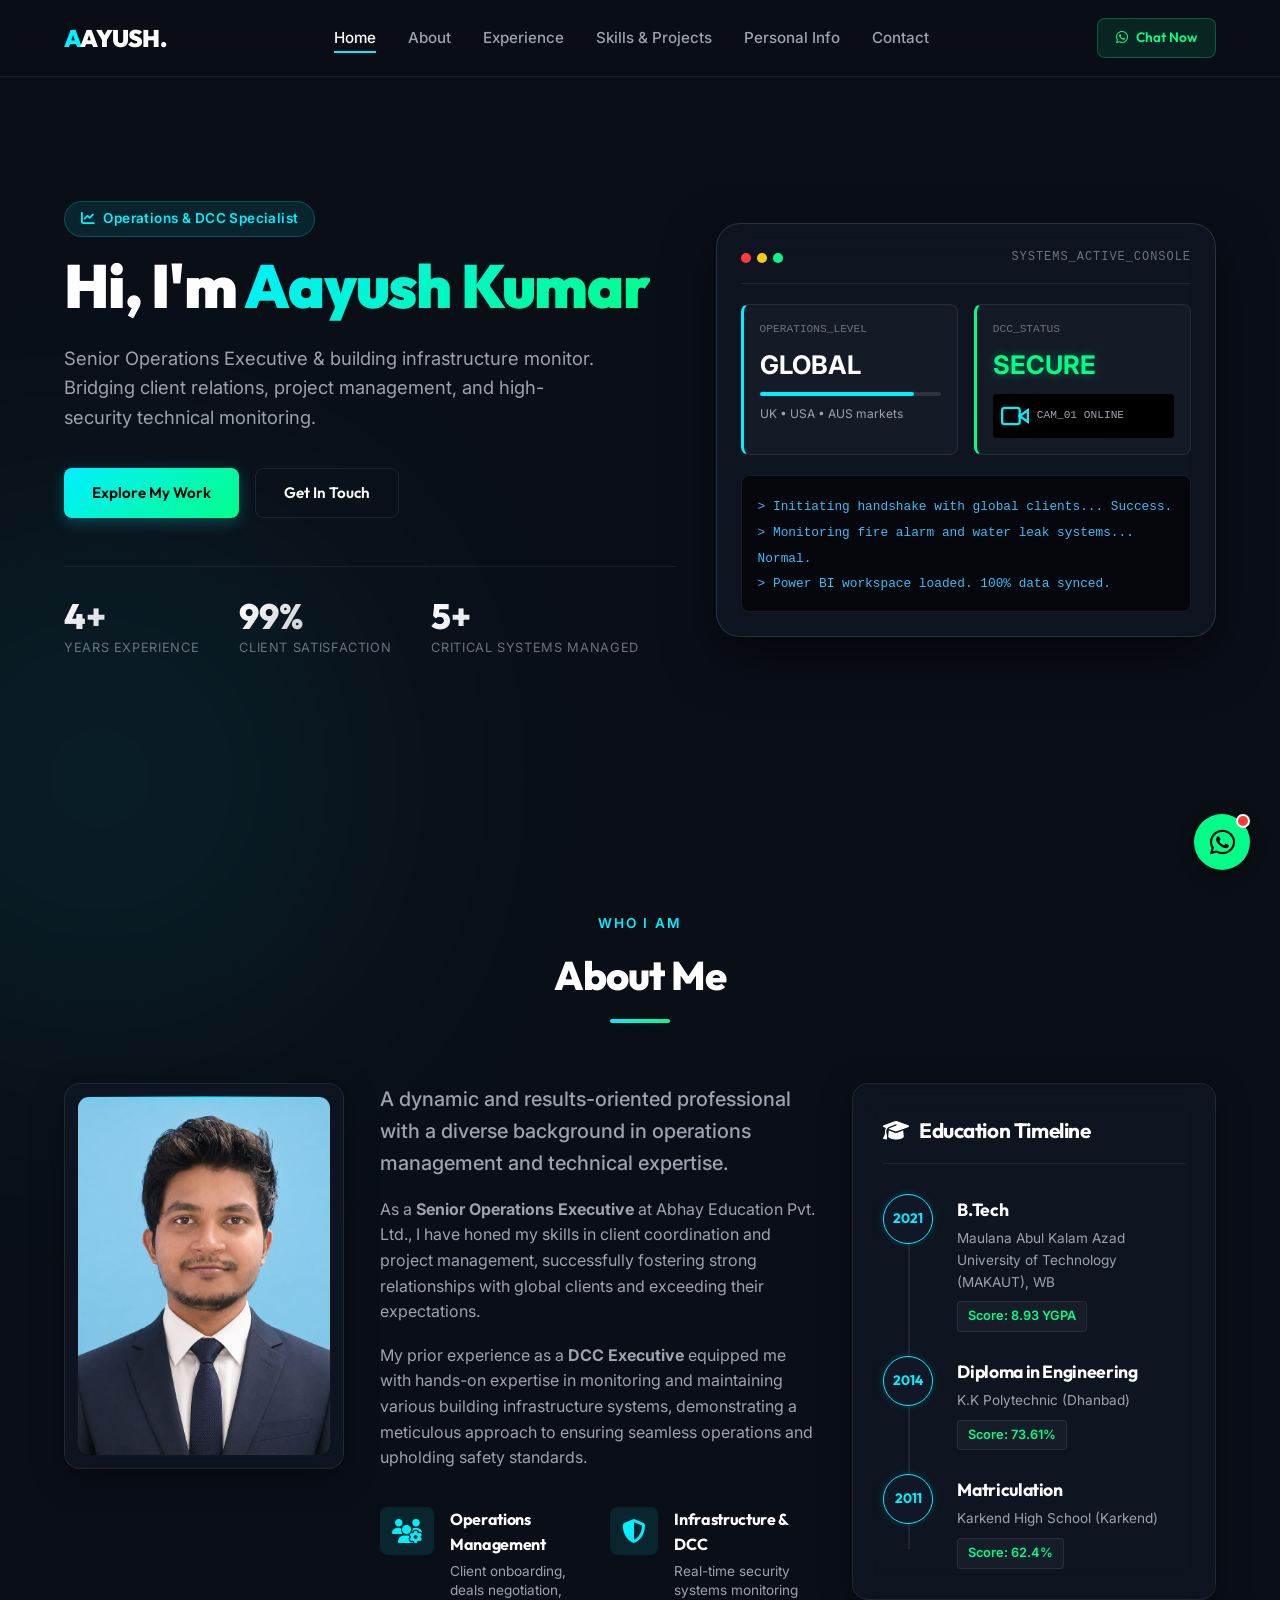
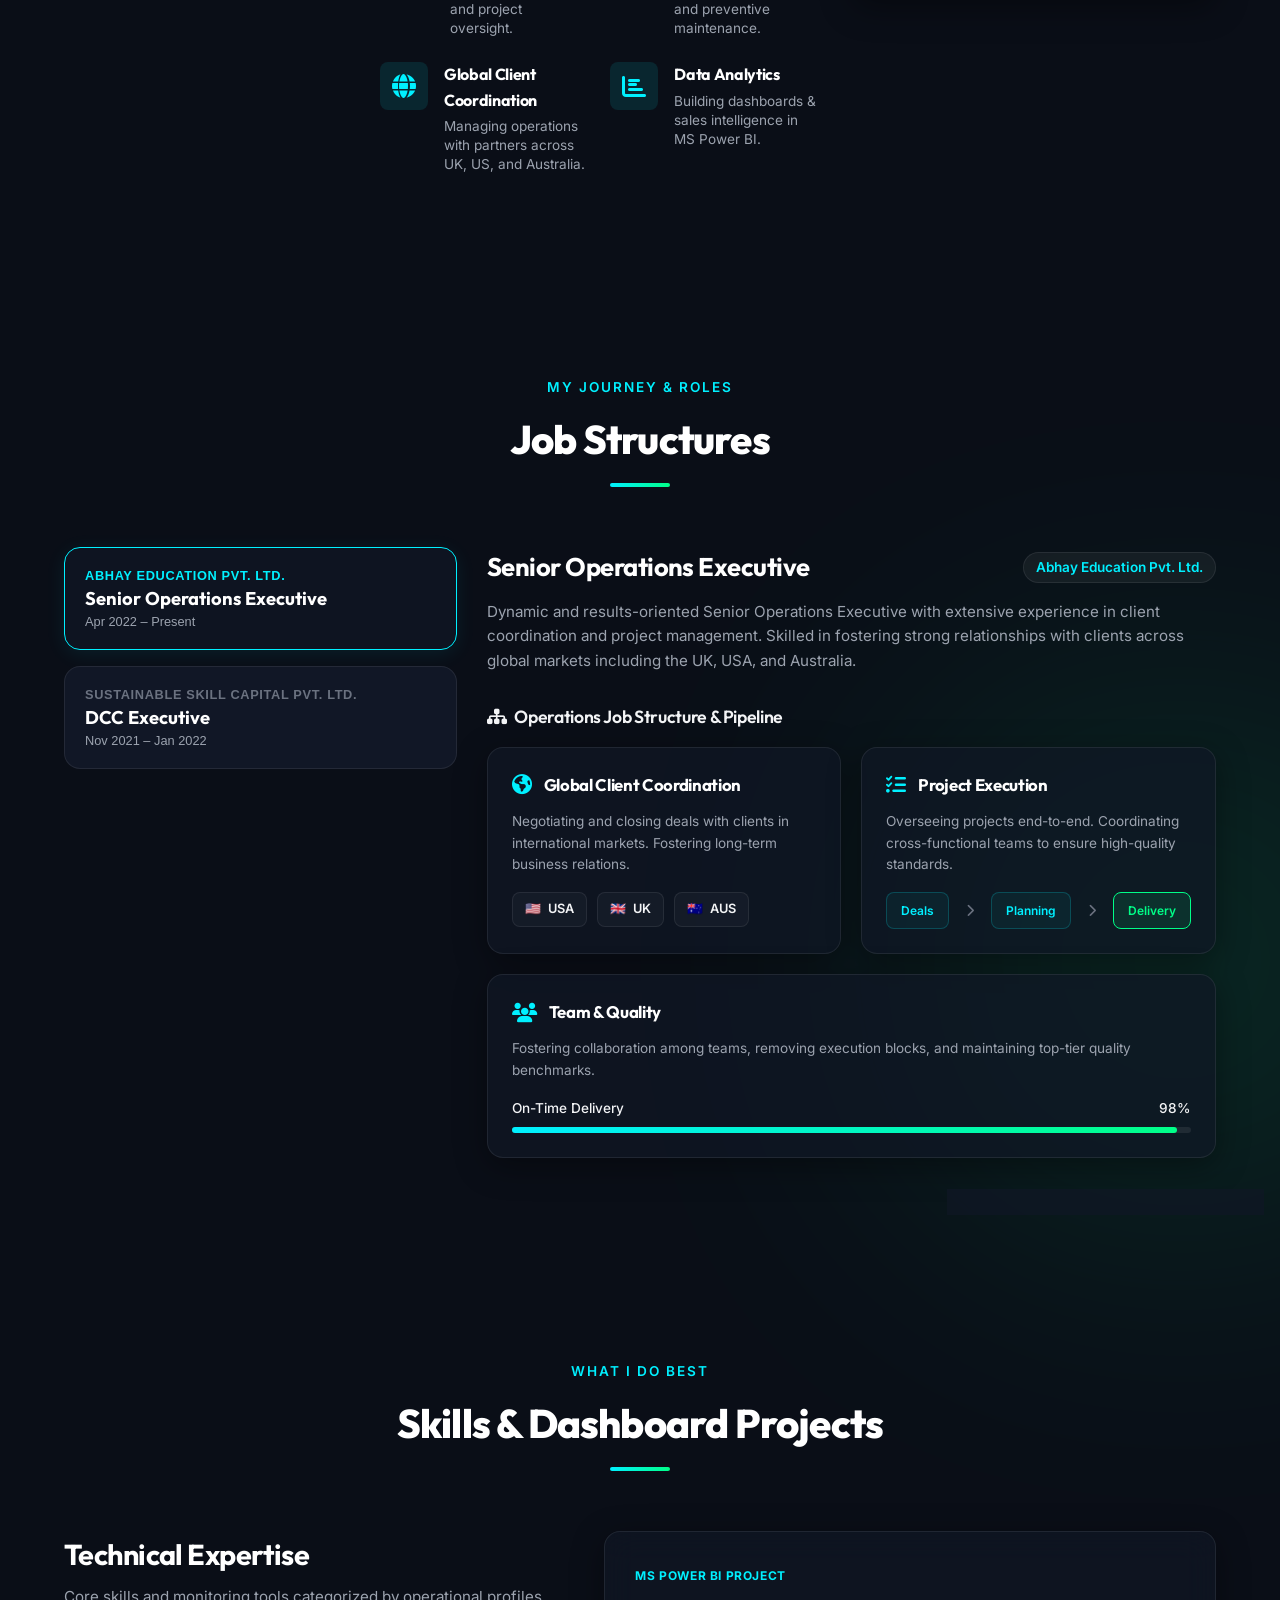
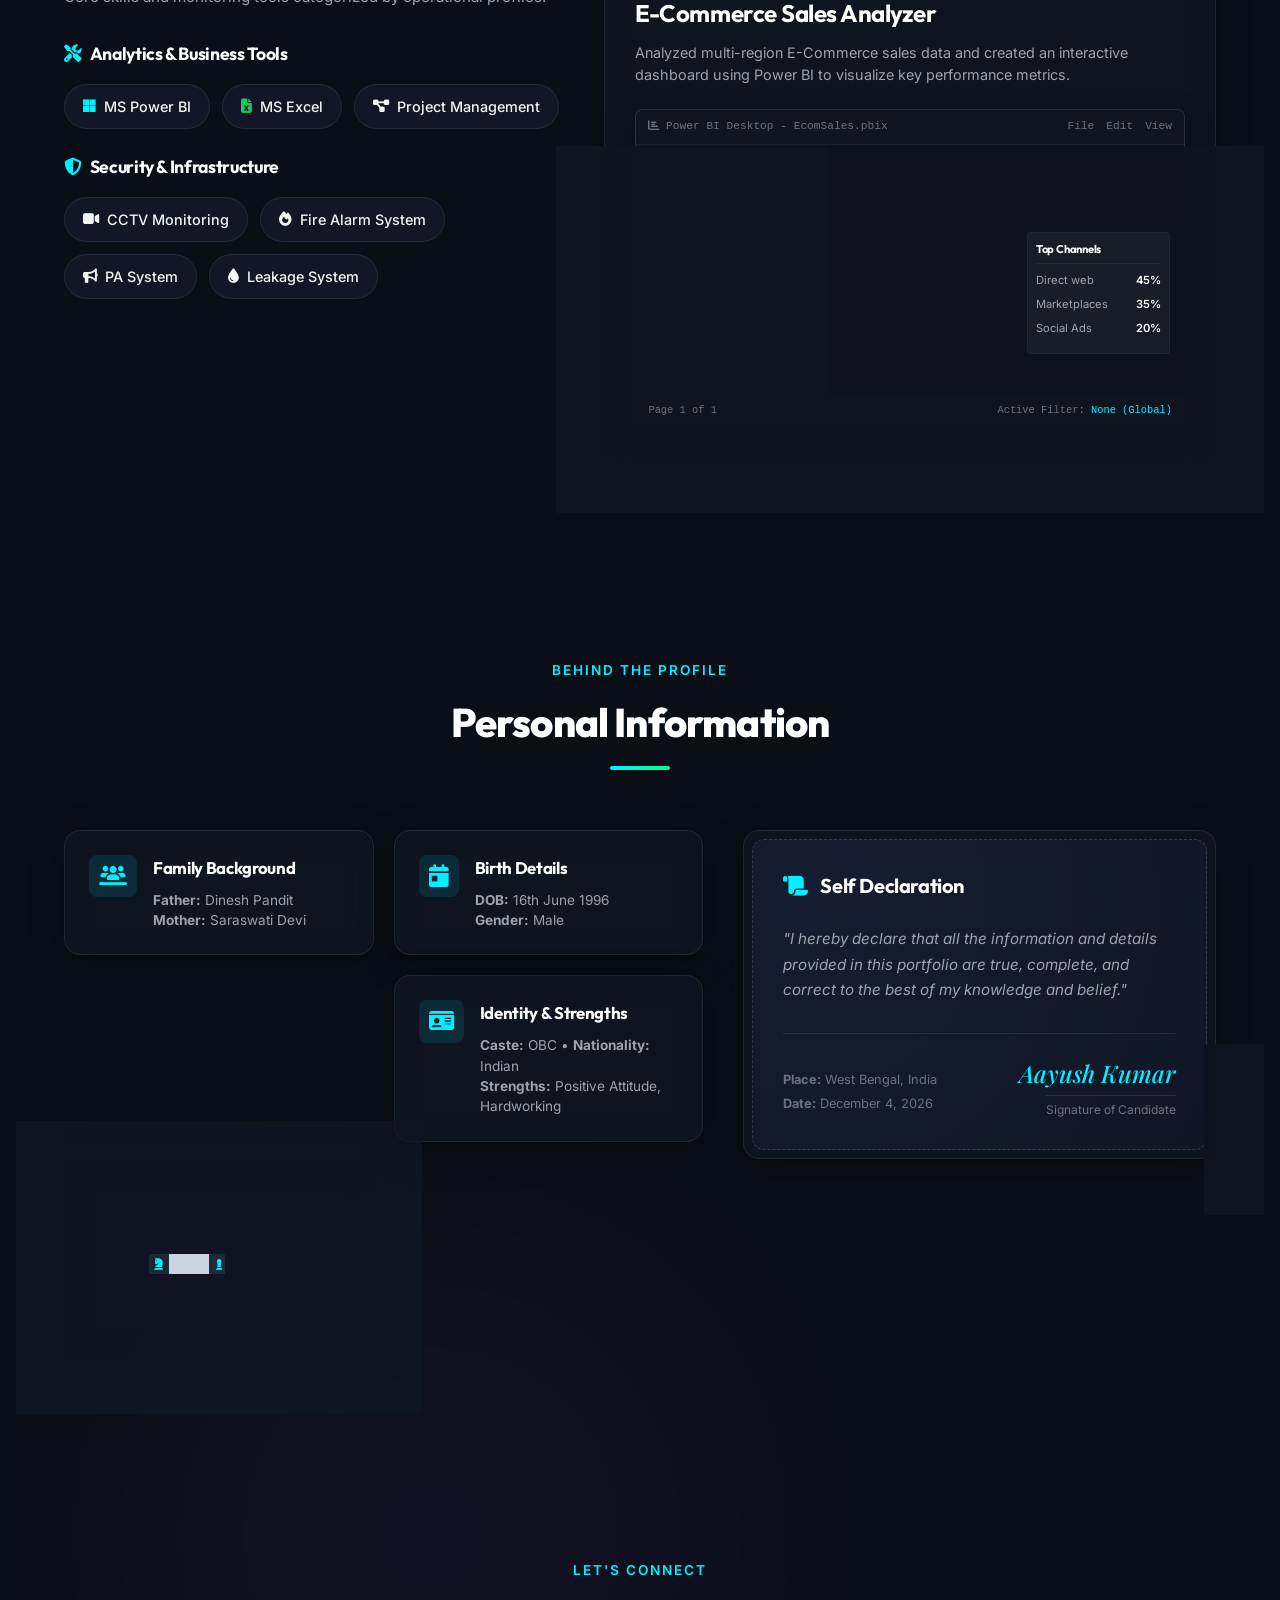
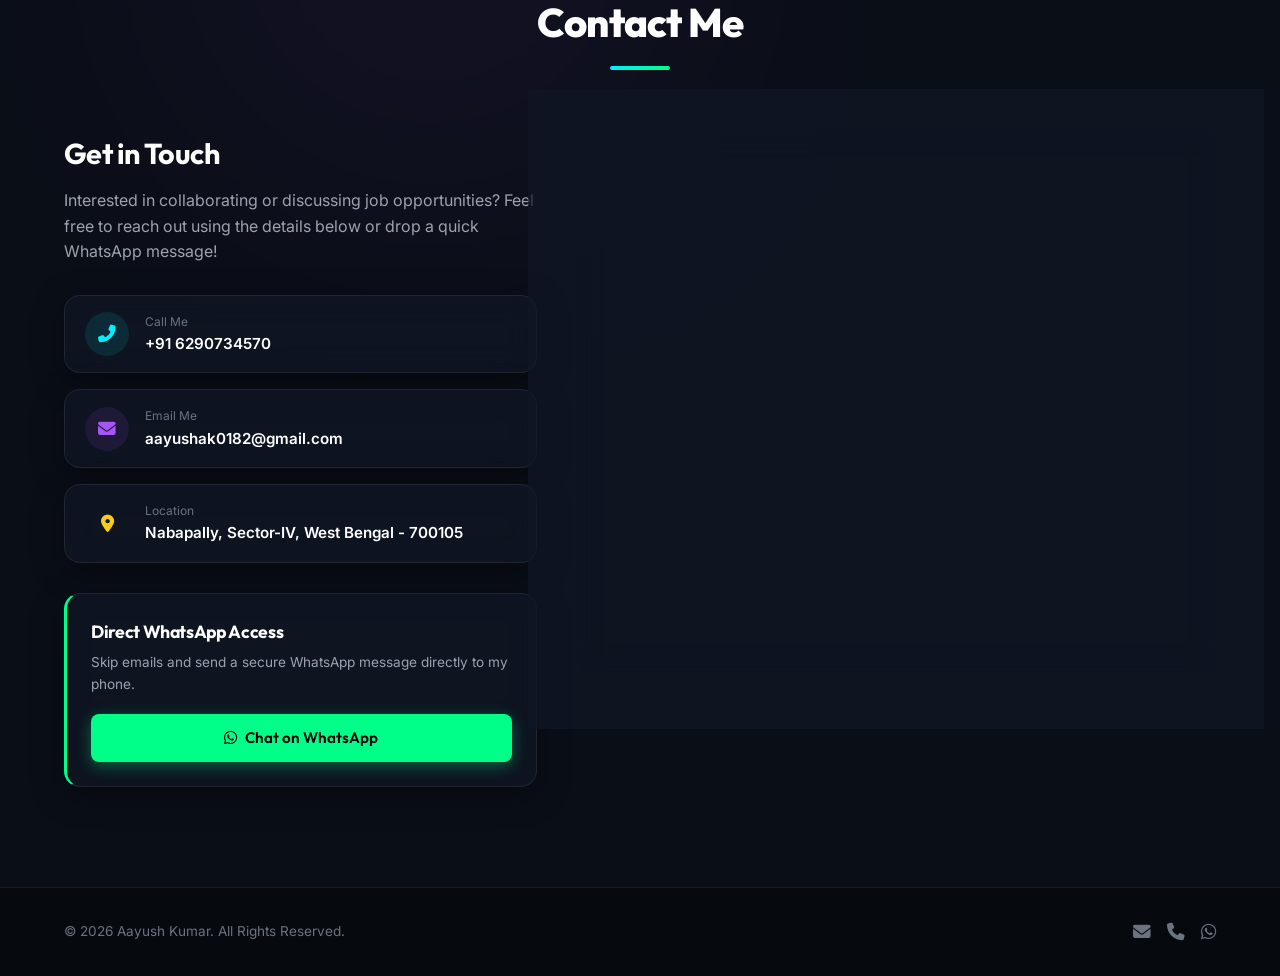
<file: index.html>
<!DOCTYPE html>
<html lang="en">
<head>
  <meta charset="UTF-8">
  <meta name="viewport" content="width=device-width, initial-scale=1.0">
  <title>Aayush Kumar | Portfolio & Operations Specialist</title>
  <meta name="description" content="Portfolio of Aayush Kumar, Senior Operations Executive and Infrastructure Specialist. Specialized in Operations Management, Client Coordination, and DCC Security Systems.">
  <!-- Google Fonts -->
  <link rel="preconnect" href="https://fonts.googleapis.com">
  <link rel="preconnect" href="https://fonts.gstatic.com" crossorigin>
  <link href="https://fonts.googleapis.com/css2?family=Inter:wght@300;400;500;600;700;800&family=Outfit:wght@300;400;500;600;700;800;900&family=Playfair+Display:ital,wght@1,500;1,700&display=swap" rel="stylesheet">
  <!-- FontAwesome Icons -->
  <link rel="stylesheet" href="https://cdnjs.cloudflare.com/ajax/libs/font-awesome/6.4.0/css/all.min.css">
  <!-- Styling -->
  <link rel="stylesheet" href="style.css">
</head>
<body>

  <!-- Background Decorative Glows -->
  <div class="glow-orb orb-1"></div>
  <div class="glow-orb orb-2"></div>
  <div class="glow-orb orb-3"></div>

  <!-- Header & Navigation -->
  <header id="main-header">
    <div class="nav-container">
      <a href="#" class="logo">
        <span class="logo-accent">A</span>AYUSH.
      </a>
      <nav id="nav-menu">
        <ul>
          <li><a href="#hero" class="nav-link active">Home</a></li>
          <li><a href="#about" class="nav-link">About</a></li>
          <li><a href="#experience" class="nav-link">Experience</a></li>
          <li><a href="#skills" class="nav-link">Skills & Projects</a></li>
          <li><a href="#personal" class="nav-link">Personal Info</a></li>
          <li><a href="#contact" class="nav-link">Contact</a></li>
        </ul>
      </nav>
      <div class="nav-right">
        <a href="#contact" class="btn btn-nav"><i class="fab fa-whatsapp"></i> Chat Now</a>
        <button id="mobile-menu-toggle" aria-label="Toggle Menu">
          <span></span>
          <span></span>
          <span></span>
        </button>
      </div>
    </div>
  </header>

  <main>
    <!-- 1. Hero Section -->
    <section id="hero" class="hero-section">
      <div class="container hero-container">
        <div class="hero-content">
          <span class="badge hero-badge"><i class="fas fa-chart-line"></i> Operations & DCC Specialist</span>
          <h1 class="hero-title">
            Hi, I'm <span class="text-gradient">Aayush Kumar</span>
          </h1>
          <p class="hero-subtitle">
            Senior Operations Executive & building infrastructure monitor. Bridging client relations, project management, and high-security technical monitoring.
          </p>
          <div class="hero-actions">
            <a href="#experience" class="btn btn-primary">Explore My Work</a>
            <a href="#contact" class="btn btn-secondary">Get In Touch</a>
          </div>
          <div class="hero-stats">
            <div class="stat-item">
              <span class="stat-num" id="stat-exp">4+</span>
              <span class="stat-label">Years Experience</span>
            </div>
            <div class="stat-item">
              <span class="stat-num" id="stat-deals">99%</span>
              <span class="stat-label">Client Satisfaction</span>
            </div>
            <div class="stat-item">
              <span class="stat-num" id="stat-systems">5+</span>
              <span class="stat-label">Critical Systems Managed</span>
            </div>
          </div>
        </div>
        <div class="hero-visual">
          <div class="visual-card glass">
            <!-- Simulated Operations Panel -->
            <div class="panel-header">
              <div class="panel-dots">
                <span class="dot red"></span>
                <span class="dot yellow"></span>
                <span class="dot green"></span>
              </div>
              <span class="panel-title">SYSTEMS_ACTIVE_CONSOLE</span>
            </div>
            <div class="panel-body">
              <div class="grid-layout">
                <div class="grid-card glow-cyan">
                  <div class="card-meta">OPERATIONS_LEVEL</div>
                  <div class="card-value">GLOBAL</div>
                  <div class="progress-bar-container">
                    <div class="progress-bar" style="width: 85%"></div>
                  </div>
                  <div class="card-details">UK • USA • AUS markets</div>
                </div>
                <div class="grid-card glow-green">
                  <div class="card-meta">DCC_STATUS</div>
                  <div class="card-value status-blink">SECURE</div>
                  <div class="cctv-feed-placeholder">
                    <svg class="cctv-icon" viewBox="0 0 24 24" width="28" height="28" fill="none" stroke="currentColor" stroke-width="2">
                      <path d="M23 7l-7 5 7 5V7z" />
                      <rect x="1" y="5" width="15" height="14" rx="2" ry="2" />
                    </svg>
                    <span>CAM_01 ONLINE</span>
                  </div>
                </div>
              </div>
              <div class="console-output">
                <code id="terminal-text">> Initiating handshake with global clients... Success.
> Monitoring fire alarm and water leak systems... Normal.
> Power BI workspace loaded. 100% data synced.</code>
              </div>
            </div>
          </div>
        </div>
      </div>
    </section>

    <!-- 2. About Section -->
    <section id="about" class="about-section">
      <div class="container">
        <div class="section-header">
          <span class="section-subtitle">Who I Am</span>
          <h2 class="section-title">About Me</h2>
          <div class="underline"></div>
        </div>
        <div class="about-grid">
          <!-- Profile Picture Space -->
          <div class="about-image-wrap">
            <div class="about-image-card glass">
              <div class="profile-image-container">
                <!-- Profile image -->
                <img src="profile.jpg" alt="Aayush Kumar" class="profile-img" id="profile-img" onerror="this.style.display='none'; document.getElementById('image-fallback').style.display='flex';">
                <div id="image-fallback" class="image-placeholder-fallback">
                  <i class="fas fa-user-tie"></i>
                  <span class="placeholder-title">Aayush Kumar</span>
                  <span class="photo-hint"><i class="fas fa-plus"></i> Add Profile Pic</span>
                </div>
                <div class="image-scanner-line"></div>
              </div>
            </div>
          </div>
          <div class="about-text">
            <p class="lead-text">
              A dynamic and results-oriented professional with a diverse background in operations management and technical expertise.
            </p>
            <p>
              As a <strong>Senior Operations Executive</strong> at Abhay Education Pvt. Ltd., I have honed my skills in client coordination and project management, successfully fostering strong relationships with global clients and exceeding their expectations. 
            </p>
            <p>
              My prior experience as a <strong>DCC Executive</strong> equipped me with hands-on expertise in monitoring and maintaining various building infrastructure systems, demonstrating a meticulous approach to ensuring seamless operations and upholding safety standards.
            </p>
            <div class="highlights-grid">
              <div class="highlight-box">
                <i class="fas fa-users-cog"></i>
                <div>
                  <h4>Operations Management</h4>
                  <p>Client onboarding, deals negotiation, and project oversight.</p>
                </div>
              </div>
              <div class="highlight-box">
                <i class="fas fa-shield-alt"></i>
                <div>
                  <h4>Infrastructure & DCC</h4>
                  <p>Real-time security systems monitoring and preventive maintenance.</p>
                </div>
              </div>
              <div class="highlight-box">
                <i class="fas fa-globe"></i>
                <div>
                  <h4>Global Client Coordination</h4>
                  <p>Managing operations with partners across UK, US, and Australia.</p>
                </div>
              </div>
              <div class="highlight-box">
                <i class="fas fa-chart-bar"></i>
                <div>
                  <h4>Data Analytics</h4>
                  <p>Building dashboards & sales intelligence in MS Power BI.</p>
                </div>
              </div>
            </div>
          </div>
          <div class="about-education glass">
            <div class="edu-card-header">
              <h3><i class="fas fa-graduation-cap"></i> Education Timeline</h3>
            </div>
            <div class="edu-timeline">
              <div class="edu-item">
                <div class="edu-year">2021</div>
                <div class="edu-details">
                  <h4>B.Tech</h4>
                  <p class="edu-school">Maulana Abul Kalam Azad University of Technology (MAKAUT), WB</p>
                  <span class="score-badge">Score: 8.93 YGPA</span>
                </div>
              </div>
              <div class="edu-item">
                <div class="edu-year">2014</div>
                <div class="edu-details">
                  <h4>Diploma in Engineering</h4>
                  <p class="edu-school">K.K Polytechnic (Dhanbad)</p>
                  <span class="score-badge">Score: 73.61%</span>
                </div>
              </div>
              <div class="edu-item">
                <div class="edu-year">2011</div>
                <div class="edu-details">
                  <h4>Matriculation</h4>
                  <p class="edu-school">Karkend High School (Karkend)</p>
                  <span class="score-badge">Score: 62.4%</span>
                </div>
              </div>
            </div>
          </div>
        </div>
      </div>
    </section>

    <!-- 3. Experience Section (Interactive Job Structures) -->
    <section id="experience" class="experience-section">
      <div class="container">
        <div class="section-header">
          <span class="section-subtitle">My Journey & Roles</span>
          <h2 class="section-title">Job Structures</h2>
          <div class="underline"></div>
        </div>

        <div class="exp-interactive-container">
          <!-- Left side: Job Tabs selector -->
          <div class="exp-tabs">
            <button class="exp-tab-btn active" data-job="ops" id="tab-ops">
              <div class="tab-btn-content">
                <span class="tab-company">Abhay Education Pvt. Ltd.</span>
                <span class="tab-role">Senior Operations Executive</span>
                <span class="tab-date">Apr 2022 – Present</span>
              </div>
            </button>
            <button class="exp-tab-btn" data-job="dcc" id="tab-dcc">
              <div class="tab-btn-content">
                <span class="tab-company">Sustainable Skill Capital Pvt. Ltd.</span>
                <span class="tab-role">DCC Executive</span>
                <span class="tab-date">Nov 2021 – Jan 2022</span>
              </div>
            </button>
          </div>

          <!-- Right side: Visual Interactive Job Panels -->
          <div class="exp-panels">
            
            <!-- Panel 1: Senior Operations Executive -->
            <div class="exp-panel active" id="panel-ops">
              <div class="panel-intro">
                <div class="panel-meta">
                  <h3>Senior Operations Executive</h3>
                  <span class="company-badge">Abhay Education Pvt. Ltd.</span>
                </div>
                <p class="panel-desc">
                  Dynamic and results-oriented Senior Operations Executive with extensive experience in client coordination and project management. Skilled in fostering strong relationships with clients across global markets including the UK, USA, and Australia.
                </p>
              </div>

              <!-- Interactive Job Structure Grid -->
              <h4 class="structure-title"><i class="fas fa-sitemap"></i> Operations Job Structure & Pipeline</h4>
              <div class="ops-structure-grid">
                
                <!-- Pillar 1: Client Relations -->
                <div class="structure-card glass">
                  <div class="struct-header">
                    <i class="fas fa-globe-americas"></i>
                    <h5>Global Client Coordination</h5>
                  </div>
                  <p class="struct-body">Negotiating and closing deals with clients in international markets. Fostering long-term business relations.</p>
                  <div class="client-nodes">
                    <div class="node"><span class="flag">🇺🇸</span> USA</div>
                    <div class="node"><span class="flag">🇬🇧</span> UK</div>
                    <div class="node"><span class="flag">🇦🇺</span> AUS</div>
                  </div>
                </div>

                <!-- Pillar 2: Project Management -->
                <div class="structure-card glass">
                  <div class="struct-header">
                    <i class="fas fa-tasks"></i>
                    <h5>Project Execution</h5>
                  </div>
                  <p class="struct-body">Overseeing projects end-to-end. Coordinating cross-functional teams to ensure high-quality standards.</p>
                  <div class="pipeline-visual">
                    <div class="pipeline-step active">Deals</div>
                    <div class="pipeline-arrow"><i class="fas fa-chevron-right"></i></div>
                    <div class="pipeline-step active">Planning</div>
                    <div class="pipeline-arrow"><i class="fas fa-chevron-right"></i></div>
                    <div class="pipeline-step animated-pulse">Delivery</div>
                  </div>
                </div>

                <!-- Pillar 3: Cross-Functional Leadership -->
                <div class="structure-card glass">
                  <div class="struct-header">
                    <i class="fas fa-users"></i>
                    <h5>Team & Quality</h5>
                  </div>
                  <p class="struct-body">Fostering collaboration among teams, removing execution blocks, and maintaining top-tier quality benchmarks.</p>
                  <div class="metric-progress">
                    <div class="metric-progress-item">
                      <span>On-Time Delivery</span>
                      <span class="pct">98%</span>
                    </div>
                    <div class="metric-track"><div class="metric-fill" style="width: 98%"></div></div>
                  </div>
                </div>
              </div>
            </div>

            <!-- Panel 2: DCC Executive -->
            <div class="exp-panel" id="panel-dcc">
              <div class="panel-intro">
                <div class="panel-meta">
                  <h3>DCC Executive</h3>
                  <span class="company-badge">Sustainable Skill Capital Pvt. Ltd.</span>
                </div>
                <p class="panel-desc">
                  Diligent and detail-oriented DCC Executive with hands-on experience in monitoring and maintaining a wide range of building infrastructure systems. Proven ability to ensure the seamless operation of critical building systems.
                </p>
              </div>

              <!-- Interactive DCC Control Console -->
              <h4 class="structure-title"><i class="fas fa-desktop"></i> Interactive DCC Control Room Panel</h4>
              
              <div class="dcc-console glass">
                <div class="console-nav">
                  <button class="console-tab active" data-system="cctv">CCTV Grid</button>
                  <button class="console-tab" data-system="alarms">Fire Alarms</button>
                  <button class="console-tab" data-system="water">Water Leakage</button>
                  <button class="console-tab" data-system="pa">Public Address (PA)</button>
                </div>

                <div class="console-screen">
                  
                  <!-- CCTV Grid Subsystem -->
                  <div class="system-sub active" id="sys-cctv">
                    <div class="cctv-grid-layout">
                      <div class="cctv-cam">
                        <div class="cam-overlay">CAM_01 - LOBBY</div>
                        <div class="cam-recording-dot"></div>
                        <div class="cam-static"></div>
                        <div class="cam-content-sim">
                          <i class="fas fa-walking sim-moving"></i>
                        </div>
                      </div>
                      <div class="cctv-cam">
                        <div class="cam-overlay">CAM_02 - SERVER ROOM</div>
                        <div class="cam-recording-dot"></div>
                        <div class="cam-static"></div>
                        <div class="cam-content-sim">
                          <i class="fas fa-server sim-blink"></i>
                        </div>
                      </div>
                      <div class="cctv-cam">
                        <div class="cam-overlay">CAM_03 - BACK ENTRY</div>
                        <div class="cam-recording-dot"></div>
                        <div class="cam-static"></div>
                        <div class="cam-content-sim">
                          <i class="fas fa-door-open"></i>
                        </div>
                      </div>
                      <div class="cctv-cam">
                        <div class="cam-overlay">CAM_04 - POWER UNIT</div>
                        <div class="cam-recording-dot"></div>
                        <div class="cam-static"></div>
                        <div class="cam-content-sim">
                          <i class="fas fa-bolt sim-electric"></i>
                        </div>
                      </div>
                    </div>
                  </div>

                  <!-- Alarms Subsystem -->
                  <div class="system-sub" id="sys-alarms">
                    <div class="system-dashboard-stat">
                      <div class="status-indicator safe">
                        <span class="pulse-ring"></span>
                        <i class="fas fa-fire-extinguisher"></i>
                        <h4>FIRE ALARMS: NORMAL</h4>
                      </div>
                      <div class="sensor-readings">
                        <div class="sensor-box">
                          <span>ZONE A Temp</span>
                          <span class="reading-val" id="temp-a">24.2 °C</span>
                        </div>
                        <div class="sensor-box">
                          <span>ZONE B Temp</span>
                          <span class="reading-val" id="temp-b">23.8 °C</span>
                        </div>
                        <div class="sensor-box">
                          <span>Smoke Level</span>
                          <span class="reading-val">0.02% (SAFE)</span>
                        </div>
                      </div>
                    </div>
                  </div>

                  <!-- Water Subsystem -->
                  <div class="system-sub" id="sys-water">
                    <div class="system-dashboard-stat">
                      <div class="status-indicator safe-cyan">
                        <span class="pulse-ring-cyan"></span>
                        <i class="fas fa-tint-slash"></i>
                        <h4>WATER LEAK DETECTION: DRY</h4>
                      </div>
                      <div class="sensor-readings">
                        <div class="sensor-box">
                          <span>Basement Moisture</span>
                          <span class="reading-val">12%</span>
                        </div>
                        <div class="sensor-box">
                          <span>AC Drain Monitor</span>
                          <span class="reading-val">Optimal</span>
                        </div>
                        <div class="sensor-box">
                          <span>Leak Sensor 01</span>
                          <span class="reading-val text-green">Online (0.00%)</span>
                        </div>
                      </div>
                    </div>
                  </div>

                  <!-- PA Subsystem -->
                  <div class="system-sub" id="sys-pa">
                    <div class="pa-dashboard-layout">
                      <div class="pa-status">
                        <i class="fas fa-bullhorn"></i>
                        <div>
                          <h4>Public Address Status</h4>
                          <span class="pa-status-tag">STANDBY / ACTIVE STREAM</span>
                        </div>
                      </div>
                      <div class="pa-levels">
                        <span>PA Audio Feedback Output:</span>
                        <div class="sound-wave">
                          <span class="bar"></span>
                          <span class="bar"></span>
                          <span class="bar"></span>
                          <span class="bar"></span>
                          <span class="bar"></span>
                          <span class="bar"></span>
                          <span class="bar"></span>
                          <span class="bar"></span>
                          <span class="bar"></span>
                          <span class="bar"></span>
                        </div>
                      </div>
                    </div>
                  </div>

                </div>
                <div class="console-footer">
                  <span>DCC CONTROL CORE v3.1</span>
                  <span>System Inspection Status: <span class="text-green">PASS</span></span>
                </div>
              </div>

            </div>

          </div>
        </div>

      </div>
    </section>

    <!-- 4. Skills & Projects Section -->
    <section id="skills" class="skills-section">
      <div class="container">
        <div class="section-header">
          <span class="section-subtitle">What I Do Best</span>
          <h2 class="section-title">Skills & Dashboard Projects</h2>
          <div class="underline"></div>
        </div>

        <div class="skills-projects-grid">
          
          <!-- Skills Area -->
          <div class="skills-block">
            <h3>Technical Expertise</h3>
            <p class="skills-intro">Core skills and monitoring tools categorized by operational profiles.</p>
            
            <div class="skills-category">
              <h4><i class="fas fa-tools"></i> Analytics & Business Tools</h4>
              <div class="skill-tags">
                <div class="skill-tag">
                  <i class="fab fa-microsoft text-cyan"></i> MS Power BI
                  <span class="tooltip">Used for building e-commerce and performance dashboards</span>
                </div>
                <div class="skill-tag">
                  <i class="fas fa-file-excel text-green"></i> MS Excel
                  <span class="tooltip">Advanced data modeling, Pivot tables, VLOOKUPs, formulas</span>
                </div>
                <div class="skill-tag">
                  <i class="fas fa-project-diagram"></i> Project Management
                  <span class="tooltip">Agile, sprint tracking and milestone delivery</span>
                </div>
              </div>
            </div>

            <div class="skills-category">
              <h4><i class="fas fa-shield-alt"></i> Security & Infrastructure</h4>
              <div class="skill-tags">
                <div class="skill-tag">
                  <i class="fas fa-video"></i> CCTV Monitoring
                  <span class="tooltip">Proactive visual security & room surveillance</span>
                </div>
                <div class="skill-tag">
                  <i class="fas fa-fire"></i> Fire Alarm System
                  <span class="tooltip">Sensor reading calibration and smoke tracking</span>
                </div>
                <div class="skill-tag">
                  <i class="fas fa-bullhorn"></i> PA System
                  <span class="tooltip">Audio communication and emergency broadcasting</span>
                </div>
                <div class="skill-tag">
                  <i class="fas fa-tint"></i> Leakage System
                  <span class="tooltip">Water detection and infrastructure protection</span>
                </div>
              </div>
            </div>
          </div>

          <!-- Projects Area: Power BI Interactive Dashboard -->
          <div class="projects-block glass">
            <div class="project-header">
              <span class="proj-badge">MS Power BI Project</span>
              <h3>E-Commerce Sales Analyzer</h3>
              <p>Analyzed multi-region E-Commerce sales data and created an interactive dashboard using Power BI to visualize key performance metrics.</p>
            </div>

            <!-- Interactive Power BI Mockup Widget -->
            <div class="powerbi-mockup">
              <div class="pbi-topbar">
                <span><i class="fas fa-chart-bar"></i> Power BI Desktop - EcomSales.pbix</span>
                <div class="pbi-actions">
                  <span>File</span>
                  <span>Edit</span>
                  <span>View</span>
                </div>
              </div>
              <div class="pbi-content">
                <!-- Filters Sidebar -->
                <div class="pbi-filters">
                  <h5>Filters</h5>
                  <div class="filter-group">
                    <label>Category</label>
                    <select id="pbi-category-filter">
                      <option value="all">All Categories</option>
                      <option value="electronics">Electronics</option>
                      <option value="fashion">Fashion</option>
                      <option value="home">Home & Living</option>
                    </select>
                  </div>
                  <div class="filter-group">
                    <label>Region</label>
                    <select id="pbi-region-filter">
                      <option value="all">Global (US/UK/AU)</option>
                      <option value="us">North America</option>
                      <option value="uk">United Kingdom</option>
                      <option value="au">Australia</option>
                    </select>
                  </div>
                </div>

                <!-- Dashboard Page Canvas -->
                <div class="pbi-canvas">
                  <!-- Stats row -->
                  <div class="pbi-stats-row">
                    <div class="pbi-stat-card">
                      <span class="pbi-stat-lbl">Revenue</span>
                      <span class="pbi-stat-val" id="pbi-revenue">$1,245,800</span>
                    </div>
                    <div class="pbi-stat-card">
                      <span class="pbi-stat-lbl">Orders</span>
                      <span class="pbi-stat-val" id="pbi-orders">14,230</span>
                    </div>
                    <div class="pbi-stat-card">
                      <span class="pbi-stat-lbl">Avg Ticket</span>
                      <span class="pbi-stat-val" id="pbi-ticket">$87.54</span>
                    </div>
                  </div>

                  <!-- Charts Row -->
                  <div class="pbi-charts-row">
                    <!-- Bar Chart -->
                    <div class="pbi-chart-box">
                      <h6>Sales Performance Trend</h6>
                      <div class="chart-container">
                        <!-- Dynamic SVG Chart -->
                        <svg viewBox="0 0 260 120" class="svg-chart">
                          <g id="chart-bars">
                            <!-- JS will update heights -->
                            <rect x="20" y="40" width="24" height="60" rx="3" class="bar-rect" />
                            <rect x="60" y="30" width="24" height="70" rx="3" class="bar-rect" />
                            <rect x="100" y="20" width="24" height="80" rx="3" class="bar-rect" />
                            <rect x="140" y="45" width="24" height="55" rx="3" class="bar-rect" />
                            <rect x="180" y="10" width="24" height="90" rx="3" class="bar-rect" />
                            <rect x="220" y="25" width="24" height="75" rx="3" class="bar-rect" />
                          </g>
                          <line x1="10" y1="100" x2="250" y2="100" stroke="#444b5a" stroke-width="1.5"/>
                          <!-- Months labels -->
                          <text x="32" y="112" class="chart-text">Jan</text>
                          <text x="72" y="112" class="chart-text">Feb</text>
                          <text x="112" y="112" class="chart-text">Mar</text>
                          <text x="152" y="112" class="chart-text">Apr</text>
                          <text x="192" y="112" class="chart-text">May</text>
                          <text x="232" y="112" class="chart-text">Jun</text>
                        </svg>
                      </div>
                    </div>
                    <!-- Pie Chart / Channels -->
                    <div class="pbi-chart-box">
                      <h6>Top Channels</h6>
                      <div class="pbi-channels-list">
                        <div class="channel-item">
                          <span>Direct web</span>
                          <span class="pct-val" id="chan-direct">45%</span>
                        </div>
                        <div class="channel-item">
                          <span>Marketplaces</span>
                          <span class="pct-val" id="chan-market">35%</span>
                        </div>
                        <div class="channel-item">
                          <span>Social Ads</span>
                          <span class="pct-val" id="chan-social">20%</span>
                        </div>
                      </div>
                    </div>
                  </div>
                </div>

              </div>
              <div class="pbi-statusbar">
                <span>Page 1 of 1</span>
                <span>Active Filter: <span id="pbi-active-filter-text">None</span></span>
              </div>
            </div>
          </div>

        </div>
      </div>
    </section>

    <!-- 5. Personal Information Section -->
    <section id="personal" class="personal-section">
      <div class="container">
        <div class="section-header">
          <span class="section-subtitle">Behind The Profile</span>
          <h2 class="section-title">Personal Information</h2>
          <div class="underline"></div>
        </div>

        <div class="personal-grid">
          
          <!-- Detailed Cards Grid -->
          <div class="details-cards">
            <div class="info-card glass">
              <i class="fas fa-users-line"></i>
              <div>
                <h5>Family Background</h5>
                <p><strong>Father:</strong> Dinesh Pandit</p>
                <p><strong>Mother:</strong> Saraswati Devi</p>
              </div>
            </div>

            <div class="info-card glass">
              <i class="fas fa-calendar-day"></i>
              <div>
                <h5>Birth Details</h5>
                <p><strong>DOB:</strong> 16th June 1996</p>
                <p><strong>Gender:</strong> Male</p>
              </div>
            </div>

            <div class="info-card glass">
              <i class="fas fa-language"></i>
              <div>
                <h5>Languages & Status</h5>
                <p><strong>Known:</strong> English, Hindi</p>
                <p><strong>Marital Status:</strong> Single</p>
              </div>
            </div>

            <div class="info-card glass">
              <i class="fas fa-id-card"></i>
              <div>
                <h5>Identity & Strengths</h5>
                <p><strong>Caste:</strong> OBC • <strong>Nationality:</strong> Indian</p>
                <p><strong>Strengths:</strong> Positive Attitude, Hardworking</p>
              </div>
            </div>

            <div class="info-card glass">
              <i class="fas fa-chess"></i>
              <div>
                <h5>Interests & Hobbies</h5>
                <p>Playing Chess, Mobile Gaming</p>
                <!-- Small animated Chessboard preview -->
                <div class="mini-chessboard">
                  <div class="chess-square black"><i class="fas fa-chess-knight white-knight"></i></div>
                  <div class="chess-square white"></div>
                  <div class="chess-square white"></div>
                  <div class="chess-square black"><i class="fas fa-chess-pawn black-pawn"></i></div>
                </div>
              </div>
            </div>
          </div>

          <!-- Self Declaration Area -->
          <div class="declaration-block glass">
            <div class="dec-paper">
              <div class="dec-header">
                <i class="fas fa-scroll"></i>
                <h3>Self Declaration</h3>
              </div>
              <p class="dec-body">
                "I hereby declare that all the information and details provided in this portfolio are true, complete, and correct to the best of my knowledge and belief."
              </p>
              <div class="dec-footer">
                <div class="dec-metadata">
                  <p><strong>Place:</strong> West Bengal, India</p>
                  <p><strong>Date:</strong> <span id="current-date">July 5, 2026</span></p>
                </div>
                <div class="dec-signature">
                  <span class="sign-font">Aayush Kumar</span>
                  <span class="sign-label">Signature of Candidate</span>
                </div>
              </div>
            </div>
          </div>

        </div>
      </div>
    </section>

    <!-- 6. Contact Section -->
    <section id="contact" class="contact-section">
      <div class="container">
        <div class="section-header">
          <span class="section-subtitle">Let's Connect</span>
          <h2 class="section-title">Contact Me</h2>
          <div class="underline"></div>
        </div>

        <div class="contact-grid">
          
          <!-- Contact Info Column -->
          <div class="contact-info">
            <h3>Get in Touch</h3>
            <p>Interested in collaborating or discussing job opportunities? Feel free to reach out using the details below or drop a quick WhatsApp message!</p>
            
            <div class="info-links">
              <a href="tel:+916290734570" class="info-link-item glass">
                <div class="icon-wrap phone-icon"><i class="fas fa-phone-alt"></i></div>
                <div>
                  <span class="link-label">Call Me</span>
                  <span class="link-val">+91 6290734570</span>
                </div>
              </a>

              <a href="mailto:aayushak0182@gmail.com" class="info-link-item glass">
                <div class="icon-wrap mail-icon"><i class="fas fa-envelope"></i></div>
                <div>
                  <span class="link-label">Email Me</span>
                  <span class="link-val">aayushak0182@gmail.com</span>
                </div>
              </a>

              <div class="info-link-item glass">
                <div class="icon-wrap map-icon"><i class="fas fa-map-marker-alt"></i></div>
                <div>
                  <span class="link-label">Location</span>
                  <span class="link-val">Nabapally, Sector-IV, West Bengal - 700105</span>
                </div>
              </div>
            </div>

            <div class="whatsapp-cta-card glass glow-green">
              <h4>Direct WhatsApp Access</h4>
              <p>Skip emails and send a secure WhatsApp message directly to my phone.</p>
              <a href="https://wa.me/916290734570?text=Hi%20Aayush,%20I%20viewed%20your%20portfolio%20and%20would%20like%20to%20connect%20with%20you!" target="_blank" class="btn btn-whatsapp-direct">
                <i class="fab fa-whatsapp"></i> Chat on WhatsApp
              </a>
            </div>
          </div>

          <!-- Interactive Web Contact Form -->
          <div class="contact-form-block glass">
            <h3>Send Message</h3>
            <form id="portfolio-contact-form">
              <div class="form-row">
                <div class="form-group">
                  <label for="form-name">Your Name</label>
                  <input type="text" id="form-name" placeholder="John Doe" required>
                </div>
                <div class="form-group">
                  <label for="form-email">Your Email</label>
                  <input type="email" id="form-email" placeholder="john@example.com" required>
                </div>
              </div>
              <div class="form-group">
                <label for="form-subject">Subject</label>
                <input type="text" id="form-subject" placeholder="Job Offer / Collaboration" required>
              </div>
              <div class="form-group">
                <label for="form-msg">Message</label>
                <textarea id="form-msg" rows="5" placeholder="Write details here..." required></textarea>
              </div>
              
              <div class="form-btn-row">
                <button type="submit" class="btn btn-primary" id="btn-submit-form">
                  <i class="fas fa-paper-plane"></i> Send Email
                </button>
                <button type="button" class="btn btn-whatsapp" id="btn-submit-whatsapp">
                  <i class="fab fa-whatsapp"></i> Send via WhatsApp
                </button>
              </div>
              <div id="form-feedback" class="form-feedback-message"></div>
            </form>
          </div>

        </div>
      </div>
    </section>
  </main>

  <!-- Footer -->
  <footer id="main-footer">
    <div class="container footer-container">
      <p>&copy; 2026 Aayush Kumar. All Rights Reserved.</p>
      <div class="footer-socials">
        <a href="mailto:aayushak0182@gmail.com" title="Email"><i class="fas fa-envelope"></i></a>
        <a href="tel:+916290734570" title="Phone"><i class="fas fa-phone"></i></a>
        <a href="https://wa.me/916290734570" target="_blank" title="WhatsApp"><i class="fab fa-whatsapp"></i></a>
      </div>
    </div>
  </footer>

  <!-- Floating WhatsApp Widget -->
  <div class="whatsapp-widget" id="wa-widget">
    <button class="wa-widget-toggle" id="wa-toggle" aria-label="WhatsApp Chat Widget">
      <i class="fab fa-whatsapp"></i>
      <span class="badge-ping"></span>
    </button>
    
    <div class="wa-widget-box glass" id="wa-box">
      <div class="wa-box-header">
        <div class="wa-profile-pic">
          <i class="fas fa-user-tie"></i>
          <span class="status-indicator-dot online"></span>
        </div>
        <div class="wa-profile-details">
          <h4>Aayush Kumar</h4>
          <span>Online</span>
        </div>
        <button class="wa-box-close" id="wa-close" aria-label="Close Chat">&times;</button>
      </div>
      <div class="wa-box-body">
        <div class="wa-msg bubble-incoming">
          <p>Hi there! 👋 I am Aayush. How can I help you with your operations, project execution, or security monitoring requirements today?</p>
          <span class="wa-msg-time">11:24 AM</span>
        </div>
      </div>
      <div class="wa-box-footer">
        <input type="text" id="wa-input" placeholder="Type a message to Aayush..." aria-label="WhatsApp Message input">
        <button id="wa-send" aria-label="Send WhatsApp message"><i class="fas fa-paper-plane"></i></button>
      </div>
    </div>
  </div>

  <!-- Email Client Chooser Modal -->
  <div class="email-modal" id="email-client-modal">
    <div class="email-modal-content glass">
      <div class="email-modal-header">
        <h4><i class="fas fa-envelope-open-text text-cyan"></i> Choose Email Service</h4>
        <button class="email-modal-close" id="btn-close-email-modal">&times;</button>
      </div>
      <div class="email-modal-body">
        <p>How would you like to open your email composer?</p>
        <div class="email-providers-list">
          <button class="provider-btn gmail-btn" id="provider-gmail">
            <i class="fab fa-google"></i>
            <span>Gmail (Webmail)</span>
          </button>
          <button class="provider-btn yahoo-btn" id="provider-yahoo">
            <i class="fab fa-yahoo"></i>
            <span>Yahoo Mail (Webmail)</span>
          </button>
          <button class="provider-btn default-btn" id="provider-default">
            <i class="fas fa-desktop"></i>
            <span>Default App (Outlook/Mail)</span>
          </button>
        </div>
      </div>
    </div>
  </div>

  <!-- JavaScript -->
  <script src="script.js"></script>
</body>
</html>
</file>
<file: style.css>
/* ==========================================================================
   AAYUSH KUMAR PORTFOLIO STYLESHEET
   Aesthetics: Sleek Dark Slate, Glassmorphism, Neon Cyan & Green Accents
   ========================================================================== */

/* 1. Global Setup & Variables */
:root {
  --bg-primary: #0a0e17;
  --bg-secondary: #111726;
  --bg-glass: rgba(17, 23, 38, 0.7);
  --border-glass: rgba(255, 255, 255, 0.08);
  
  --text-primary: #f3f4f6;
  --text-secondary: #9ca3af;
  --text-muted: #6b7280;
  
  --accent-cyan: #00f0ff;
  --accent-cyan-glow: rgba(0, 240, 255, 0.35);
  --accent-green: #00ff88;
  --accent-green-glow: rgba(0, 255, 136, 0.35);
  --accent-red: #ff3b3b;
  --accent-red-glow: rgba(255, 59, 59, 0.35);
  --accent-purple: #a855f7;
  
  --font-display: 'Outfit', sans-serif;
  --font-body: 'Inter', sans-serif;
  --font-signature: 'Playfair Display', serif;
  
  --transition-smooth: all 0.3s cubic-bezier(0.4, 0, 0.2, 1);
  --border-radius-sm: 8px;
  --border-radius-md: 16px;
  --border-radius-lg: 24px;
}

* {
  box-sizing: border-box;
  margin: 0;
  padding: 0;
}

html {
  scroll-behavior: smooth;
  font-size: 16px;
  background-color: var(--bg-primary);
  color: var(--text-primary);
  overflow-x: hidden;
}

body {
  font-family: var(--font-body);
  line-height: 1.6;
  position: relative;
  overflow-x: hidden;
}

/* Background Glowing Orbs */
.glow-orb {
  position: absolute;
  border-radius: 50%;
  filter: blur(150px);
  z-index: -1;
  pointer-events: none;
  opacity: 0.15;
}
.orb-1 {
  width: 400px;
  height: 400px;
  background-color: var(--accent-cyan);
  top: 10%;
  left: -100px;
  animation: orb-float-1 20s infinite alternate;
}
.orb-2 {
  width: 500px;
  height: 500px;
  background-color: var(--accent-green);
  top: 40%;
  right: -150px;
  animation: orb-float-2 25s infinite alternate;
}
.orb-3 {
  width: 350px;
  height: 350px;
  background-color: var(--accent-purple);
  bottom: 15%;
  left: 20%;
  animation: orb-float-1 18s infinite alternate-reverse;
}

@keyframes orb-float-1 {
  0% { transform: translate(0, 0) scale(1); }
  100% { transform: translate(50px, 80px) scale(1.1); }
}
@keyframes orb-float-2 {
  0% { transform: translate(0, 0) scale(1.1); }
  100% { transform: translate(-80px, -50px) scale(0.9); }
}

/* Scrollbar Customization */
::-webkit-scrollbar {
  width: 10px;
}
::-webkit-scrollbar-track {
  background: var(--bg-primary);
}
::-webkit-scrollbar-thumb {
  background: var(--bg-secondary);
  border: 2px solid var(--bg-primary);
  border-radius: var(--border-radius-sm);
}
::-webkit-scrollbar-thumb:hover {
  background: var(--border-glass);
}

/* Utility Containers */
.container {
  width: 100%;
  max-width: 1200px;
  margin: 0 auto;
  padding: 0 24px;
}

section {
  padding: 100px 0;
  position: relative;
}

.text-gradient {
  background: linear-gradient(135deg, var(--accent-cyan) 0%, var(--accent-green) 100%);
  -webkit-background-clip: text;
  -webkit-text-fill-color: transparent;
}

/* Glassmorphism utility */
.glass {
  background: var(--bg-glass);
  backdrop-filter: blur(16px);
  -webkit-backdrop-filter: blur(16px);
  border: 1px solid var(--border-glass);
  border-radius: var(--border-radius-md);
  box-shadow: 0 8px 32px 0 rgba(0, 0, 0, 0.37);
}

/* 2. Typography & Buttons */
h1, h2, h3, h4, h5, h6 {
  font-family: var(--font-display);
  font-weight: 700;
  color: #fff;
  letter-spacing: -0.02em;
}

.section-header {
  text-align: center;
  margin-bottom: 60px;
}
.section-subtitle {
  text-transform: uppercase;
  font-size: 0.85rem;
  letter-spacing: 0.15em;
  color: var(--accent-cyan);
  font-weight: 600;
  margin-bottom: 8px;
  display: inline-block;
}
.section-title {
  font-size: 2.5rem;
  font-weight: 800;
}
.underline {
  width: 60px;
  height: 4px;
  background: linear-gradient(90deg, var(--accent-cyan), var(--accent-green));
  margin: 12px auto 0;
  border-radius: 2px;
}

.badge {
  display: inline-flex;
  align-items: center;
  gap: 8px;
  padding: 6px 16px;
  border-radius: 30px;
  font-size: 0.85rem;
  font-weight: 600;
  letter-spacing: 0.03em;
}

.hero-badge {
  background: rgba(0, 240, 255, 0.1);
  border: 1px solid rgba(0, 240, 255, 0.2);
  color: var(--accent-cyan);
}

.btn {
  display: inline-flex;
  align-items: center;
  gap: 8px;
  padding: 12px 28px;
  border-radius: var(--border-radius-sm);
  font-weight: 600;
  font-family: var(--font-display);
  cursor: pointer;
  transition: var(--transition-smooth);
  text-decoration: none;
  border: none;
  font-size: 0.95rem;
}

.btn-primary {
  background: linear-gradient(135deg, var(--accent-cyan) 0%, var(--accent-green) 100%);
  color: #000;
  box-shadow: 0 4px 15px rgba(0, 240, 255, 0.25);
}
.btn-primary:hover {
  transform: translateY(-2px);
  box-shadow: 0 6px 20px rgba(0, 240, 255, 0.4);
  filter: brightness(1.05);
}

.btn-secondary {
  background: transparent;
  color: #fff;
  border: 1px solid var(--border-glass);
}
.btn-secondary:hover {
  background: var(--border-glass);
  border-color: rgba(255, 255, 255, 0.2);
  transform: translateY(-2px);
}

.btn-nav {
  padding: 8px 18px;
  background: rgba(0, 255, 136, 0.1);
  color: var(--accent-green);
  border: 1px solid rgba(0, 255, 136, 0.25);
  font-size: 0.85rem;
}
.btn-nav:hover {
  background: var(--accent-green);
  color: #000;
  box-shadow: 0 0 12px var(--accent-green-glow);
}

/* 3. Header & Navigation */
#main-header {
  position: fixed;
  top: 0;
  left: 0;
  width: 100%;
  z-index: 1000;
  background: rgba(10, 14, 23, 0.8);
  backdrop-filter: blur(12px);
  -webkit-backdrop-filter: blur(12px);
  border-bottom: 1px solid var(--border-glass);
  transition: var(--transition-smooth);
}

#main-header.scrolled {
  padding: 10px 0;
  background: rgba(10, 14, 23, 0.95);
  box-shadow: 0 4px 20px rgba(0, 0, 0, 0.3);
}

.nav-container {
  max-width: 1200px;
  margin: 0 auto;
  padding: 18px 24px;
  display: flex;
  justify-content: space-between;
  align-items: center;
}

.logo {
  font-family: var(--font-display);
  font-size: 1.5rem;
  font-weight: 900;
  color: #fff;
  text-decoration: none;
  letter-spacing: -0.03em;
}
.logo-accent {
  color: var(--accent-cyan);
}

#nav-menu ul {
  display: flex;
  list-style: none;
  gap: 32px;
}
#nav-menu a {
  text-decoration: none;
  color: var(--text-secondary);
  font-weight: 500;
  font-size: 0.95rem;
  transition: var(--transition-smooth);
  position: relative;
  padding: 6px 0;
}
#nav-menu a:hover,
#nav-menu a.active {
  color: #fff;
}
#nav-menu a::after {
  content: '';
  position: absolute;
  bottom: 0;
  left: 0;
  width: 0;
  height: 2px;
  background: var(--accent-cyan);
  transition: var(--transition-smooth);
}
#nav-menu a:hover::after,
#nav-menu a.active::after {
  width: 100%;
}

.nav-right {
  display: flex;
  align-items: center;
  gap: 16px;
}

#mobile-menu-toggle {
  display: none;
  flex-direction: column;
  justify-content: space-between;
  width: 24px;
  height: 18px;
  background: transparent;
  border: none;
  cursor: pointer;
}
#mobile-menu-toggle span {
  display: block;
  width: 100%;
  height: 2px;
  background-color: #fff;
  transition: var(--transition-smooth);
}

/* 4. Hero Section */
.hero-section {
  padding-top: 150px;
  min-height: 90vh;
  display: flex;
  align-items: center;
}

.hero-container {
  display: grid;
  grid-template-columns: 1.1fr 0.9fr;
  gap: 40px;
  align-items: center;
}

.hero-content {
  display: flex;
  flex-direction: column;
  align-items: flex-start;
}

.hero-title {
  font-size: 3.8rem;
  font-weight: 900;
  line-height: 1.1;
  margin: 16px 0 24px;
}

.hero-subtitle {
  font-size: 1.15rem;
  color: var(--text-secondary);
  margin-bottom: 36px;
  max-width: 540px;
}

.hero-actions {
  display: flex;
  gap: 16px;
  margin-bottom: 48px;
}

.hero-stats {
  display: flex;
  gap: 40px;
  border-top: 1px solid var(--border-glass);
  padding-top: 32px;
  width: 100%;
}

.stat-item {
  display: flex;
  flex-direction: column;
}
.stat-num {
  font-family: var(--font-display);
  font-size: 2.2rem;
  font-weight: 800;
  color: #fff;
  line-height: 1;
  margin-bottom: 4px;
  background: linear-gradient(135deg, #fff 0%, var(--text-secondary) 100%);
  -webkit-background-clip: text;
  -webkit-text-fill-color: transparent;
}
.stat-label {
  font-size: 0.8rem;
  text-transform: uppercase;
  letter-spacing: 0.05em;
  color: var(--text-muted);
}

/* Hero Panel Visual */
.hero-visual {
  position: relative;
}
.visual-card {
  width: 100%;
  padding: 24px;
  border-radius: var(--border-radius-lg);
  border: 1px solid rgba(255, 255, 255, 0.12);
  box-shadow: 0 20px 50px rgba(0, 0, 0, 0.5);
}

.panel-header {
  display: flex;
  justify-content: space-between;
  align-items: center;
  border-bottom: 1px solid var(--border-glass);
  padding-bottom: 16px;
  margin-bottom: 20px;
}
.panel-dots {
  display: flex;
  gap: 6px;
}
.panel-dots .dot {
  width: 10px;
  height: 10px;
  border-radius: 50%;
  display: inline-block;
}
.panel-dots .dot.red { background-color: var(--accent-red); }
.panel-dots .dot.yellow { background-color: #facc15; }
.panel-dots .dot.green { background-color: var(--accent-green); }
.panel-title {
  font-family: monospace;
  font-size: 0.75rem;
  color: var(--text-muted);
  letter-spacing: 0.08em;
}

.panel-body .grid-layout {
  display: grid;
  grid-template-columns: 1fr 1fr;
  gap: 16px;
  margin-bottom: 20px;
}

.grid-card {
  background: rgba(255, 255, 255, 0.03);
  border: 1px solid var(--border-glass);
  border-radius: var(--border-radius-sm);
  padding: 16px;
  position: relative;
  overflow: hidden;
}

.grid-card.glow-cyan {
  border-left: 3px solid var(--accent-cyan);
}
.grid-card.glow-green {
  border-left: 3px solid var(--accent-green);
}

.card-meta {
  font-size: 0.7rem;
  font-family: monospace;
  color: var(--text-muted);
}
.card-value {
  font-size: 1.6rem;
  font-weight: 700;
  margin: 6px 0;
  color: #fff;
}
.card-value.status-blink {
  color: var(--accent-green);
  text-shadow: 0 0 10px var(--accent-green-glow);
}

.progress-bar-container {
  width: 100%;
  height: 4px;
  background: rgba(255, 255, 255, 0.1);
  border-radius: 2px;
  margin-bottom: 8px;
}
.progress-bar {
  height: 100%;
  background: var(--accent-cyan);
  border-radius: 2px;
}

.card-details {
  font-size: 0.75rem;
  color: var(--text-secondary);
}

.cctv-feed-placeholder {
  display: flex;
  align-items: center;
  gap: 8px;
  font-size: 0.7rem;
  font-family: monospace;
  color: var(--text-secondary);
  background: #000;
  padding: 8px;
  border-radius: 4px;
  margin-top: 8px;
}

.cctv-icon {
  color: var(--accent-cyan);
  animation: cctv-cam-pulse 2s infinite alternate;
}
@keyframes cctv-cam-pulse {
  0% { transform: scale(0.9); opacity: 0.7; }
  100% { transform: scale(1); opacity: 1; }
}

.console-output {
  background: #05070c;
  border-radius: var(--border-radius-sm);
  padding: 16px;
  border: 1px solid var(--border-glass);
}
.console-output code {
  font-family: monospace;
  color: #38bdf8;
  font-size: 0.8rem;
  white-space: pre-line;
  line-height: 1.5;
}

/* 5. About Section */
.about-grid {
  display: grid;
  grid-template-columns: 280px 1.2fr 1fr;
  gap: 36px;
  align-items: start;
}

.about-image-wrap {
  width: 100%;
}

.about-image-card {
  padding: 12px;
  border-radius: var(--border-radius-md);
  border: 1px solid var(--border-glass);
}

.profile-image-container {
  position: relative;
  width: 100%;
  height: 360px;
  border-radius: 12px;
  background: #070a12;
  overflow: hidden;
  display: flex;
  align-items: center;
  justify-content: center;
}

.profile-img {
  width: 100%;
  height: 100%;
  object-fit: cover;
  border-radius: 12px;
  display: block;
  border: 1px solid rgba(255, 255, 255, 0.05);
}

/* Fallback state when no image is uploaded */
.image-placeholder-fallback {
  display: none; /* JS will toggle to flex on error */
  position: absolute;
  top: 0;
  left: 0;
  width: 100%;
  height: 100%;
  flex-direction: column;
  align-items: center;
  justify-content: center;
  gap: 16px;
  padding: 20px;
  border: 2px dashed rgba(0, 240, 255, 0.2);
  border-radius: 12px;
  background: rgba(17, 23, 38, 0.5);
  text-align: center;
}

.image-placeholder-fallback i {
  font-size: 3.5rem;
  color: var(--accent-cyan);
  text-shadow: 0 0 15px var(--accent-cyan-glow);
}

.placeholder-title {
  font-family: var(--font-display);
  font-size: 1.15rem;
  font-weight: 700;
  color: #fff;
}

.photo-hint {
  font-size: 0.8rem;
  color: var(--text-muted);
  background: rgba(255, 255, 255, 0.03);
  border: 1px solid var(--border-glass);
  padding: 6px 12px;
  border-radius: 20px;
  display: inline-flex;
  align-items: center;
  gap: 6px;
}

/* Simulated scanner sweep */
.image-scanner-line {
  position: absolute;
  top: 0;
  left: 0;
  width: 100%;
  height: 2px;
  background: linear-gradient(90deg, transparent, var(--accent-cyan), transparent);
  box-shadow: 0 0 8px var(--accent-cyan);
  opacity: 0.6;
  pointer-events: none;
  animation: scan-sweep 4s infinite ease-in-out;
}

@keyframes scan-sweep {
  0% { top: 0%; }
  50% { top: 100%; }
  100% { top: 0%; }
}

.lead-text {
  font-size: 1.25rem;
  color: #fff;
  font-weight: 500;
  margin-bottom: 20px;
}

.about-text p {
  color: var(--text-secondary);
  margin-bottom: 18px;
}

.highlights-grid {
  display: grid;
  grid-template-columns: 1fr 1fr;
  gap: 24px;
  margin-top: 36px;
}

.highlight-box {
  display: flex;
  gap: 16px;
  align-items: flex-start;
}
.highlight-box i {
  font-size: 1.5rem;
  color: var(--accent-cyan);
  background: rgba(0, 240, 255, 0.1);
  padding: 12px;
  border-radius: var(--border-radius-sm);
  display: flex;
  align-items: center;
  justify-content: center;
}
.highlight-box h4 {
  font-size: 1rem;
  margin-bottom: 4px;
}
.highlight-box p {
  font-size: 0.85rem;
  margin: 0;
  line-height: 1.4;
}

/* Education Timeline Card */
.about-education {
  padding: 30px;
  border: 1px solid var(--border-glass);
}
.edu-card-header h3 {
  font-size: 1.3rem;
  display: flex;
  align-items: center;
  gap: 10px;
  margin-bottom: 30px;
  border-bottom: 1px solid var(--border-glass);
  padding-bottom: 16px;
}

.edu-timeline {
  display: flex;
  flex-direction: column;
  gap: 24px;
  position: relative;
}
.edu-timeline::before {
  content: '';
  position: absolute;
  top: 10px;
  left: 25px;
  width: 2px;
  height: calc(100% - 30px);
  background: rgba(255, 255, 255, 0.08);
}

.edu-item {
  display: flex;
  gap: 24px;
  position: relative;
}

.edu-year {
  font-family: var(--font-display);
  font-weight: 700;
  font-size: 0.85rem;
  color: var(--accent-cyan);
  background: var(--bg-secondary);
  border: 1px solid var(--accent-cyan);
  height: 50px;
  width: 50px;
  border-radius: 50%;
  display: flex;
  align-items: center;
  justify-content: center;
  flex-shrink: 0;
  z-index: 2;
  box-shadow: 0 0 10px rgba(0, 240, 255, 0.15);
}

.edu-details h4 {
  font-size: 1.1rem;
  margin-top: 2px;
}
.edu-school {
  font-size: 0.85rem;
  color: var(--text-secondary);
  margin: 4px 0 8px;
}
.score-badge {
  display: inline-block;
  padding: 4px 10px;
  background: rgba(255, 255, 255, 0.04);
  border: 1px solid var(--border-glass);
  border-radius: 4px;
  font-size: 0.8rem;
  font-weight: 600;
  color: var(--accent-green);
}

/* 6. Experience Section (Interactive Job Tabs) */
.exp-interactive-container {
  display: grid;
  grid-template-columns: 0.7fr 1.3fr;
  gap: 30px;
  margin-top: 40px;
  align-items: start;
}

.exp-tabs {
  display: flex;
  flex-direction: column;
  gap: 16px;
}

.exp-tab-btn {
  background: var(--bg-secondary);
  border: 1px solid var(--border-glass);
  border-radius: var(--border-radius-md);
  padding: 20px;
  text-align: left;
  cursor: pointer;
  transition: var(--transition-smooth);
  width: 100%;
}
.exp-tab-btn:hover {
  background: rgba(255, 255, 255, 0.02);
  border-color: rgba(255, 255, 255, 0.15);
}
.exp-tab-btn.active {
  background: var(--bg-glass);
  border-color: var(--accent-cyan);
  box-shadow: 0 4px 20px rgba(0, 240, 255, 0.08);
}

.tab-btn-content {
  display: flex;
  flex-direction: column;
  gap: 4px;
}
.tab-company {
  font-size: 0.8rem;
  text-transform: uppercase;
  color: var(--text-muted);
  font-weight: 600;
  letter-spacing: 0.05em;
}
.exp-tab-btn.active .tab-company {
  color: var(--accent-cyan);
}
.tab-role {
  font-family: var(--font-display);
  font-size: 1.15rem;
  font-weight: 700;
  color: #fff;
}
.tab-date {
  font-size: 0.8rem;
  color: var(--text-secondary);
}

/* Exp Panels */
.exp-panels {
  min-height: 480px;
  position: relative;
}

.exp-panel {
  display: none;
  animation: fadeIn 0.4s ease-in-out forwards;
}
.exp-panel.active {
  display: block;
}

@keyframes fadeIn {
  from { opacity: 0; transform: translateY(10px); }
  to { opacity: 1; transform: translateY(0); }
}

.panel-intro {
  margin-bottom: 30px;
}
.panel-meta {
  display: flex;
  justify-content: space-between;
  align-items: center;
  flex-wrap: wrap;
  gap: 12px;
  margin-bottom: 12px;
}
.panel-meta h3 {
  font-size: 1.6rem;
}
.company-badge {
  padding: 4px 12px;
  background: rgba(255, 255, 255, 0.05);
  border: 1px solid var(--border-glass);
  border-radius: 30px;
  font-size: 0.85rem;
  font-weight: 600;
  color: var(--accent-cyan);
}
.panel-desc {
  color: var(--text-secondary);
  font-size: 0.95rem;
}

.structure-title {
  font-size: 1.1rem;
  font-weight: 600;
  margin: 30px 0 16px;
  display: flex;
  align-items: center;
  gap: 8px;
  color: var(--text-primary);
}

/* Senior Operations Structure Visual */
.ops-structure-grid {
  display: grid;
  grid-template-columns: 1fr 1fr;
  gap: 20px;
}
.ops-structure-grid .structure-card:last-child {
  grid-column: span 2;
}

.structure-card {
  padding: 24px;
  border-radius: var(--border-radius-md);
  border: 1px solid var(--border-glass);
  transition: var(--transition-smooth);
}
.structure-card:hover {
  transform: translateY(-2px);
  border-color: rgba(255, 255, 255, 0.15);
}
.struct-header {
  display: flex;
  align-items: center;
  gap: 12px;
  margin-bottom: 12px;
}
.struct-header i {
  font-size: 1.25rem;
  color: var(--accent-cyan);
}
.struct-header h5 {
  font-size: 1.05rem;
}
.struct-body {
  font-size: 0.85rem;
  color: var(--text-secondary);
  margin-bottom: 16px;
}

.client-nodes {
  display: flex;
  gap: 10px;
}
.client-nodes .node {
  padding: 6px 12px;
  background: rgba(255, 255, 255, 0.03);
  border: 1px solid var(--border-glass);
  border-radius: var(--border-radius-sm);
  font-size: 0.8rem;
  font-weight: 600;
}
.client-nodes .node .flag {
  margin-right: 4px;
}

.pipeline-visual {
  display: flex;
  align-items: center;
  justify-content: space-between;
  gap: 6px;
}
.pipeline-step {
  padding: 8px 14px;
  border-radius: var(--border-radius-sm);
  font-size: 0.75rem;
  font-weight: 600;
  background: rgba(255, 255, 255, 0.02);
  border: 1px solid var(--border-glass);
}
.pipeline-step.active {
  background: rgba(0, 240, 255, 0.05);
  border-color: rgba(0, 240, 255, 0.2);
  color: var(--accent-cyan);
}
.pipeline-arrow {
  color: var(--text-muted);
  font-size: 0.8rem;
}
.animated-pulse {
  animation: pulse-glow 2s infinite alternate;
  background: rgba(0, 255, 136, 0.1);
  border-color: var(--accent-green);
  color: var(--accent-green);
}
@keyframes pulse-glow {
  0% { box-shadow: 0 0 4px rgba(0, 255, 136, 0.2); }
  100% { box-shadow: 0 0 12px rgba(0, 255, 136, 0.6); }
}

.metric-progress {
  display: flex;
  flex-direction: column;
  gap: 8px;
}
.metric-progress-item {
  display: flex;
  justify-content: space-between;
  font-size: 0.85rem;
  font-weight: 500;
}
.metric-track {
  width: 100%;
  height: 6px;
  background: rgba(255, 255, 255, 0.08);
  border-radius: 4px;
}
.metric-fill {
  height: 100%;
  background: linear-gradient(90deg, var(--accent-cyan), var(--accent-green));
  border-radius: 4px;
}

/* DCC Console Workspace */
.dcc-console {
  border-radius: var(--border-radius-md);
  border: 1px solid var(--border-glass);
  overflow: hidden;
  box-shadow: 0 15px 35px rgba(0, 0, 0, 0.4);
}

.console-nav {
  display: flex;
  background: rgba(0, 0, 0, 0.2);
  border-bottom: 1px solid var(--border-glass);
  overflow-x: auto;
  scrollbar-width: none; /* Firefox hide scrollbar */
}
.console-nav::-webkit-scrollbar {
  display: none; /* Safari/Chrome hide scrollbar */
}
.console-tab {
  flex: 1;
  background: transparent;
  border: none;
  padding: 14px 10px;
  font-family: var(--font-display);
  font-size: 0.85rem;
  font-weight: 600;
  color: var(--text-secondary);
  cursor: pointer;
  transition: var(--transition-smooth);
  white-space: nowrap;
  min-width: 90px;
}
.console-tab:hover {
  background: rgba(255, 255, 255, 0.02);
  color: #fff;
}
.console-tab.active {
  color: var(--accent-cyan);
  background: var(--bg-glass);
  border-bottom: 2px solid var(--accent-cyan);
}

.console-screen {
  background: #03060d;
  min-height: 220px;
  padding: 20px;
}

.system-sub {
  display: none;
  animation: fadeIn 0.3s ease-in-out forwards;
}
.system-sub.active {
  display: block;
}

/* CCTV Grid styling */
.cctv-grid-layout {
  display: grid;
  grid-template-columns: 1fr 1fr;
  gap: 16px;
}

.cctv-cam {
  aspect-ratio: 16/9;
  background: #0b0c10;
  border: 1px solid rgba(255, 255, 255, 0.05);
  border-radius: 4px;
  position: relative;
  overflow: hidden;
  display: flex;
  align-items: center;
  justify-content: center;
}
.cam-overlay {
  position: absolute;
  top: 6px;
  left: 8px;
  font-family: monospace;
  font-size: 0.65rem;
  color: #fff;
  z-index: 5;
  background: rgba(0, 0, 0, 0.5);
  padding: 2px 6px;
  border-radius: 2px;
}
.cam-recording-dot {
  position: absolute;
  top: 8px;
  right: 8px;
  width: 6px;
  height: 6px;
  border-radius: 50%;
  background-color: var(--accent-red);
  z-index: 5;
  animation: blink-anim 1s infinite alternate;
}
@keyframes blink-anim {
  0% { opacity: 0.3; }
  100% { opacity: 1; }
}

.cam-static {
  position: absolute;
  top: 0;
  left: 0;
  width: 100%;
  height: 100%;
  background: radial-gradient(circle, transparent 70%, rgba(0, 0, 0, 0.6)),
              repeating-linear-gradient(0deg, rgba(255, 255, 255, 0.03) 0px, rgba(255, 255, 255, 0.03) 1px, transparent 1px, transparent 2px);
  z-index: 3;
  pointer-events: none;
}

.cam-content-sim {
  font-size: 1.8rem;
  color: rgba(255, 255, 255, 0.15);
}

.sim-moving {
  animation: move-x 4s infinite linear alternate;
}
@keyframes move-x {
  0% { transform: translateX(-30px) scaleX(1); }
  100% { transform: translateX(30px) scaleX(-1); }
}

.sim-blink {
  animation: blink-color 1.5s infinite step-end;
}
@keyframes blink-color {
  0%, 100% { color: rgba(255, 255, 255, 0.15); }
  50% { color: var(--accent-cyan); }
}

.sim-electric {
  animation: rumble 0.2s infinite;
}
@keyframes rumble {
  0%, 100% { transform: translate(0, 0); }
  25% { transform: translate(1px, -1px); }
  75% { transform: translate(-1px, 1px); }
}

/* Alarms & Water Subsystem panels */
.system-dashboard-stat {
  display: flex;
  flex-direction: column;
  gap: 20px;
  align-items: center;
  justify-content: center;
  padding: 10px 0;
}

.status-indicator {
  display: flex;
  align-items: center;
  gap: 12px;
  padding: 14px 28px;
  background: rgba(0, 255, 136, 0.06);
  border: 1px solid rgba(0, 255, 136, 0.2);
  border-radius: 30px;
  position: relative;
}
.status-indicator i {
  color: var(--accent-green);
  font-size: 1.3rem;
}
.status-indicator h4 {
  font-family: monospace;
  font-size: 1.05rem;
  color: var(--accent-green);
}

.status-indicator.safe-cyan {
  background: rgba(0, 240, 255, 0.06);
  border-color: rgba(0, 240, 255, 0.2);
}
.status-indicator.safe-cyan i {
  color: var(--accent-cyan);
}
.status-indicator.safe-cyan h4 {
  color: var(--accent-cyan);
}

.pulse-ring {
  position: absolute;
  top: 0;
  left: 0;
  width: 100%;
  height: 100%;
  border-radius: 30px;
  border: 2px solid var(--accent-green);
  animation: ring-expanding 2s infinite;
  opacity: 0;
  pointer-events: none;
}
@keyframes ring-expanding {
  0% { transform: scale(1); opacity: 0.6; }
  100% { transform: scale(1.15); opacity: 0; }
}

.pulse-ring-cyan {
  position: absolute;
  top: 0;
  left: 0;
  width: 100%;
  height: 100%;
  border-radius: 30px;
  border: 2px solid var(--accent-cyan);
  animation: ring-expanding 2s infinite;
  opacity: 0;
  pointer-events: none;
}

.sensor-readings {
  display: flex;
  gap: 16px;
  width: 100%;
}
.sensor-box {
  flex: 1;
  background: #090e17;
  border: 1px solid rgba(255, 255, 255, 0.05);
  border-radius: var(--border-radius-sm);
  padding: 14px;
  display: flex;
  flex-direction: column;
  align-items: center;
}
.sensor-box span {
  font-size: 0.75rem;
  color: var(--text-muted);
  margin-bottom: 4px;
}
.sensor-box .reading-val {
  font-family: monospace;
  font-size: 1.15rem;
  font-weight: bold;
  color: #fff;
}
.sensor-box .reading-val.text-green {
  color: var(--accent-green);
}

/* PA System styling */
.pa-dashboard-layout {
  display: flex;
  flex-direction: column;
  gap: 24px;
  padding: 10px 0;
}
.pa-status {
  display: flex;
  align-items: center;
  gap: 16px;
}
.pa-status i {
  font-size: 1.8rem;
  color: var(--accent-cyan);
  background: rgba(0, 240, 255, 0.1);
  padding: 12px;
  border-radius: 50%;
}
.pa-status h4 {
  font-size: 1.1rem;
}
.pa-status-tag {
  font-family: monospace;
  font-size: 0.75rem;
  color: var(--accent-green);
}

.pa-levels {
  display: flex;
  flex-direction: column;
  gap: 10px;
}
.pa-levels span {
  font-size: 0.8rem;
  color: var(--text-secondary);
}

.sound-wave {
  display: flex;
  align-items: flex-end;
  gap: 6px;
  height: 40px;
  background: #0b0e14;
  padding: 10px;
  border-radius: 4px;
}
.sound-wave .bar {
  flex: 1;
  height: 10%;
  background: var(--accent-cyan);
  border-radius: 2px;
  animation: sound-bounce 1s infinite alternate ease-in-out;
}
.sound-wave .bar:nth-child(even) {
  background: var(--accent-green);
  animation-duration: 0.8s;
}
.sound-wave .bar:nth-child(3n) {
  animation-duration: 1.2s;
}

@keyframes sound-bounce {
  0% { height: 10%; }
  100% { height: 90%; }
}

.console-footer {
  display: flex;
  justify-content: space-between;
  background: rgba(0, 0, 0, 0.3);
  border-top: 1px solid var(--border-glass);
  padding: 10px 20px;
  font-family: monospace;
  font-size: 0.7rem;
  color: var(--text-muted);
}
.console-footer .text-green {
  color: var(--accent-green);
  font-weight: bold;
}

/* 7. Skills & Projects Section */
.skills-projects-grid {
  display: grid;
  grid-template-columns: 0.9fr 1.1fr;
  gap: 40px;
  align-items: start;
}

.skills-block h3 {
  font-size: 1.8rem;
  margin-bottom: 8px;
}
.skills-intro {
  color: var(--text-secondary);
  font-size: 0.95rem;
  margin-bottom: 30px;
}

.skills-category {
  margin-bottom: 24px;
}
.skills-category h4 {
  font-size: 1.1rem;
  margin-bottom: 16px;
  display: flex;
  align-items: center;
  gap: 8px;
}
.skills-category h4 i {
  color: var(--accent-cyan);
}

.skill-tags {
  display: flex;
  flex-wrap: wrap;
  gap: 12px;
}

.skill-tag {
  background: var(--bg-secondary);
  border: 1px solid var(--border-glass);
  padding: 10px 18px;
  border-radius: 30px;
  font-size: 0.9rem;
  font-weight: 500;
  display: flex;
  align-items: center;
  gap: 8px;
  cursor: default;
  position: relative;
  transition: var(--transition-smooth);
}
.skill-tag:hover {
  background: var(--bg-glass);
  border-color: rgba(255, 255, 255, 0.15);
  transform: translateY(-1px);
}
.skill-tag i.text-cyan { color: var(--accent-cyan); }
.skill-tag i.text-green { color: #22c55e; }

/* Tooltip on skills */
.skill-tag .tooltip {
  visibility: hidden;
  width: 200px;
  background-color: #0d121f;
  color: var(--text-primary);
  text-align: center;
  border: 1px solid var(--border-glass);
  border-radius: 6px;
  padding: 8px 12px;
  position: absolute;
  z-index: 10;
  bottom: 125%;
  left: 50%;
  transform: translateX(-50%);
  opacity: 0;
  transition: opacity 0.3s;
  font-size: 0.75rem;
  pointer-events: none;
  box-shadow: 0 4px 15px rgba(0, 0, 0, 0.5);
  line-height: 1.4;
}
.skill-tag:hover .tooltip {
  visibility: visible;
  opacity: 1;
}

/* Projects Block & Power BI Mockup */
.projects-block {
  padding: 30px;
  border: 1px solid var(--border-glass);
}

.project-header {
  margin-bottom: 24px;
}
.proj-badge {
  text-transform: uppercase;
  font-size: 0.75rem;
  font-weight: 700;
  color: var(--accent-cyan);
  letter-spacing: 0.05em;
}
.project-header h3 {
  font-size: 1.5rem;
  margin: 6px 0 10px;
}
.project-header p {
  color: var(--text-secondary);
  font-size: 0.9rem;
  line-height: 1.5;
}

/* Simulated Power BI Desktop */
.powerbi-mockup {
  background: #181d28;
  border: 1px solid rgba(255, 255, 255, 0.08);
  border-radius: 8px;
  overflow: hidden;
  box-shadow: 0 10px 30px rgba(0, 0, 0, 0.3);
}

.pbi-topbar {
  display: flex;
  justify-content: space-between;
  align-items: center;
  background: #11151d;
  padding: 8px 12px;
  font-family: monospace;
  font-size: 0.7rem;
  color: var(--text-muted);
  border-bottom: 1px solid rgba(255, 255, 255, 0.05);
}
.pbi-actions {
  display: flex;
  gap: 12px;
}

.pbi-content {
  display: grid;
  grid-template-columns: 0.35fr 0.65fr;
  min-height: 250px;
}

.pbi-filters {
  background: #141822;
  border-right: 1px solid rgba(255, 255, 255, 0.05);
  padding: 14px;
}
.pbi-filters h5 {
  font-size: 0.85rem;
  font-weight: 600;
  margin-bottom: 12px;
  color: #fff;
}
.filter-group {
  margin-bottom: 12px;
}
.filter-group label {
  display: block;
  font-size: 0.7rem;
  color: var(--text-secondary);
  margin-bottom: 4px;
}
.filter-group select {
  width: 100%;
  background: #0f121a;
  color: #fff;
  border: 1px solid rgba(255, 255, 255, 0.1);
  padding: 6px;
  font-size: 0.75rem;
  border-radius: 4px;
  outline: none;
  cursor: pointer;
}

.pbi-canvas {
  background: #0f121a;
  padding: 14px;
  display: flex;
  flex-direction: column;
  gap: 14px;
}

.pbi-stats-row {
  display: grid;
  grid-template-columns: repeat(3, 1fr);
  gap: 8px;
}
.pbi-stat-card {
  background: #181d28;
  border: 1px solid rgba(255, 255, 255, 0.04);
  padding: 8px;
  border-radius: 4px;
  text-align: center;
}
.pbi-stat-lbl {
  display: block;
  font-size: 0.6rem;
  color: var(--text-muted);
  text-transform: uppercase;
}
.pbi-stat-val {
  font-size: 0.95rem;
  font-weight: 700;
  color: var(--accent-cyan);
}

.pbi-charts-row {
  display: grid;
  grid-template-columns: 1.1fr 0.9fr;
  gap: 10px;
}

.pbi-chart-box {
  background: #181d28;
  border: 1px solid rgba(255, 255, 255, 0.04);
  border-radius: 4px;
  padding: 8px;
}
.pbi-chart-box h6 {
  font-size: 0.7rem;
  color: #fff;
  margin-bottom: 8px;
  border-bottom: 1px solid rgba(255, 255, 255, 0.05);
  padding-bottom: 4px;
}

.chart-container {
  display: flex;
  align-items: center;
  justify-content: center;
}
.svg-chart {
  width: 100%;
  height: 100%;
}
.bar-rect {
  fill: var(--accent-cyan);
  transition: height 0.5s ease-in-out, y 0.5s ease-in-out;
}
.bar-rect:nth-child(even) {
  fill: var(--accent-green);
}
.chart-text {
  fill: var(--text-muted);
  font-size: 8px;
  text-anchor: middle;
}

.pbi-channels-list {
  display: flex;
  flex-direction: column;
  gap: 6px;
}
.channel-item {
  display: flex;
  justify-content: space-between;
  font-size: 0.7rem;
  color: var(--text-secondary);
}
.pct-val {
  font-weight: 600;
  color: #fff;
}

.pbi-statusbar {
  background: #11151d;
  padding: 6px 12px;
  font-family: monospace;
  font-size: 0.65rem;
  color: var(--text-muted);
  display: flex;
  justify-content: space-between;
  border-top: 1px solid rgba(255, 255, 255, 0.05);
}
#pbi-active-filter-text {
  color: var(--accent-cyan);
}

/* 8. Personal Info & Chessboard */
.personal-grid {
  display: grid;
  grid-template-columns: 1.15fr 0.85fr;
  gap: 40px;
  align-items: start;
}

.details-cards {
  display: grid;
  grid-template-columns: 1fr 1fr;
  gap: 20px;
}

.info-card {
  padding: 24px;
  border: 1px solid var(--border-glass);
  display: flex;
  gap: 16px;
  align-items: flex-start;
  transition: var(--transition-smooth);
}
.info-card:hover {
  border-color: rgba(255, 255, 255, 0.12);
  transform: translateY(-2px);
}
.info-card i {
  font-size: 1.4rem;
  color: var(--accent-cyan);
  background: rgba(0, 240, 255, 0.1);
  padding: 10px;
  border-radius: var(--border-radius-sm);
}
.info-card h5 {
  font-size: 1.05rem;
  margin-bottom: 8px;
}
.info-card p {
  font-size: 0.85rem;
  color: var(--text-secondary);
  line-height: 1.5;
}

.mini-chessboard {
  display: grid;
  grid-template-columns: repeat(4, 1fr);
  width: 80px;
  height: 80px;
  border: 2px solid #374151;
  border-radius: 4px;
  margin-top: 10px;
  overflow: hidden;
}
.chess-square {
  width: 20px;
  height: 20px;
  display: flex;
  align-items: center;
  justify-content: center;
}
.chess-square.black {
  background-color: #1e293b;
}
.chess-square.white {
  background-color: #cbd5e1;
}
.chess-square i {
  font-size: 0.7rem !important;
  background: none !important;
  padding: 0 !important;
}
.white-knight {
  color: #fff;
  filter: drop-shadow(0 0 2px rgba(0, 0, 0, 0.8));
}
.black-pawn {
  color: #000;
}

/* Self Declaration styling */
.declaration-block {
  padding: 8px;
  border: 1px solid var(--border-glass);
  border-radius: var(--border-radius-md);
}

.dec-paper {
  background: radial-gradient(circle at 10% 20%, #151d30 0%, #101625 100%);
  padding: 30px;
  border-radius: 12px;
  border: 1px dashed rgba(255, 255, 255, 0.15);
}

.dec-header {
  display: flex;
  align-items: center;
  gap: 12px;
  margin-bottom: 24px;
  color: #fff;
}
.dec-header i {
  color: var(--accent-cyan);
  font-size: 1.4rem;
}
.dec-header h3 {
  font-size: 1.25rem;
}

.dec-body {
  font-size: 0.95rem;
  color: var(--text-secondary);
  line-height: 1.7;
  font-style: italic;
  margin-bottom: 30px;
}

.dec-footer {
  display: flex;
  justify-content: space-between;
  align-items: flex-end;
  flex-wrap: wrap;
  gap: 20px;
  border-top: 1px solid var(--border-glass);
  padding-top: 20px;
}

.dec-metadata p {
  font-size: 0.8rem;
  color: var(--text-muted);
  margin-bottom: 4px;
}

.dec-signature {
  display: flex;
  flex-direction: column;
  align-items: flex-end;
}
.sign-font {
  font-family: var(--font-signature);
  font-size: 1.5rem;
  color: var(--accent-cyan);
  font-style: italic;
  font-weight: 500;
}
.sign-label {
  font-size: 0.75rem;
  color: var(--text-muted);
  margin-top: 2px;
  border-top: 1px solid rgba(255, 255, 255, 0.1);
  padding-top: 4px;
}

/* 9. Contact Section */
.contact-grid {
  display: grid;
  grid-template-columns: 0.85fr 1.15fr;
  gap: 40px;
  align-items: start;
}

.contact-info h3 {
  font-size: 1.8rem;
  margin-bottom: 12px;
}
.contact-info p {
  color: var(--text-secondary);
  margin-bottom: 30px;
}

.info-links {
  display: flex;
  flex-direction: column;
  gap: 16px;
  margin-bottom: 30px;
}

.info-link-item {
  display: flex;
  align-items: center;
  gap: 16px;
  padding: 16px 20px;
  border: 1px solid var(--border-glass);
  text-decoration: none;
  color: inherit;
  transition: var(--transition-smooth);
}
.info-link-item:hover {
  transform: translateY(-2px);
  border-color: rgba(255, 255, 255, 0.15);
}

.icon-wrap {
  width: 44px;
  height: 44px;
  border-radius: 50%;
  display: flex;
  align-items: center;
  justify-content: center;
  font-size: 1.1rem;
}
.phone-icon { background: rgba(0, 240, 255, 0.1); color: var(--accent-cyan); }
.mail-icon { background: rgba(168, 85, 247, 0.1); color: var(--accent-purple); }
.map-icon { background: rgba(24acc15, 0.1); color: #facc15; }

.link-label {
  display: block;
  font-size: 0.75rem;
  color: var(--text-muted);
}
.link-val {
  font-size: 0.95rem;
  font-weight: 600;
  color: #fff;
}

/* WhatsApp Box Info */
.whatsapp-cta-card {
  padding: 24px;
  border: 1px solid var(--border-glass);
  border-radius: var(--border-radius-md);
}
.whatsapp-cta-card.glow-green {
  border-left: 3px solid var(--accent-green);
}
.whatsapp-cta-card h4 {
  font-size: 1.1rem;
  margin-bottom: 6px;
}
.whatsapp-cta-card p {
  font-size: 0.85rem;
  margin-bottom: 18px;
}

.btn-whatsapp-direct {
  background: var(--accent-green);
  color: #000;
  width: 100%;
  justify-content: center;
  box-shadow: 0 4px 15px var(--accent-green-glow);
}
.btn-whatsapp-direct:hover {
  transform: translateY(-2px);
  box-shadow: 0 6px 20px rgba(0, 255, 136, 0.5);
  filter: brightness(1.05);
}

/* Contact Form styling */
.contact-form-block {
  padding: 30px;
  border: 1px solid var(--border-glass);
}
.contact-form-block h3 {
  font-size: 1.5rem;
  margin-bottom: 24px;
  border-bottom: 1px solid var(--border-glass);
  padding-bottom: 12px;
}

.form-row {
  display: grid;
  grid-template-columns: 1fr 1fr;
  gap: 16px;
}

.form-group {
  margin-bottom: 20px;
}
.form-group label {
  display: block;
  font-size: 0.8rem;
  font-weight: 500;
  color: var(--text-secondary);
  margin-bottom: 6px;
}
.form-group input,
.form-group textarea {
  width: 100%;
  background: rgba(255, 255, 255, 0.03);
  border: 1px solid var(--border-glass);
  border-radius: var(--border-radius-sm);
  padding: 12px 16px;
  color: #fff;
  font-family: var(--font-body);
  font-size: 0.9rem;
  outline: none;
  transition: var(--transition-smooth);
}
.form-group input:focus,
.form-group textarea:focus {
  border-color: var(--accent-cyan);
  background: rgba(255, 255, 255, 0.05);
  box-shadow: 0 0 10px rgba(0, 240, 255, 0.1);
}

.form-btn-row {
  display: flex;
  gap: 16px;
}
.form-btn-row .btn {
  flex: 1;
  justify-content: center;
}

.btn-whatsapp {
  background: transparent;
  color: var(--accent-green);
  border: 1px solid rgba(0, 255, 136, 0.25);
}
.btn-whatsapp:hover {
  background: rgba(0, 255, 136, 0.05);
  border-color: var(--accent-green);
  box-shadow: 0 0 10px rgba(0, 255, 136, 0.15);
}

.form-feedback-message {
  margin-top: 16px;
  font-size: 0.85rem;
  font-weight: 500;
  text-align: center;
}
.form-feedback-message.success {
  color: var(--accent-green);
}
.form-feedback-message.error {
  color: var(--accent-red);
}

/* 10. Footer Section */
#main-footer {
  background: #06090e;
  border-top: 1px solid var(--border-glass);
  padding: 30px 0;
}

.footer-container {
  display: flex;
  justify-content: space-between;
  align-items: center;
  flex-wrap: wrap;
  gap: 20px;
}
.footer-container p {
  font-size: 0.85rem;
  color: var(--text-muted);
}
.footer-socials {
  display: flex;
  gap: 16px;
}
.footer-socials a {
  color: var(--text-muted);
  font-size: 1.1rem;
  transition: var(--transition-smooth);
}
.footer-socials a:hover {
  color: var(--accent-cyan);
}

/* 11. WhatsApp Floating Widget */
.whatsapp-widget {
  position: fixed;
  bottom: 30px;
  right: 30px;
  z-index: 999;
}

.wa-widget-toggle {
  width: 56px;
  height: 56px;
  border-radius: 50%;
  background-color: var(--accent-green);
  border: none;
  cursor: pointer;
  display: flex;
  align-items: center;
  justify-content: center;
  box-shadow: 0 4px 16px rgba(0, 0, 0, 0.4);
  position: relative;
  transition: var(--transition-smooth);
}
.wa-widget-toggle i {
  color: #000;
  font-size: 1.8rem;
}
.wa-widget-toggle:hover {
  transform: scale(1.08);
  box-shadow: 0 0 18px var(--accent-green-glow);
}

.badge-ping {
  position: absolute;
  top: 0;
  right: 0;
  width: 14px;
  height: 14px;
  border-radius: 50%;
  background-color: var(--accent-red);
  border: 2px solid #fff;
  animation: ping-wave 1.5s infinite;
}
@keyframes ping-wave {
  0% { transform: scale(1); opacity: 1; }
  100% { transform: scale(1.6); opacity: 0; }
}

.wa-widget-box {
  position: absolute;
  bottom: 76px;
  right: 0;
  width: 320px;
  border-radius: var(--border-radius-md);
  border: 1px solid var(--border-glass);
  box-shadow: 0 10px 30px rgba(0, 0, 0, 0.5);
  overflow: hidden;
  display: none; /* JS will toggle */
  flex-direction: column;
  animation: wa-slide-up 0.3s ease-out forwards;
}

@keyframes wa-slide-up {
  from { opacity: 0; transform: translateY(15px) scale(0.95); }
  to { opacity: 1; transform: translateY(0) scale(1); }
}

.wa-box-header {
  background: rgba(17, 23, 38, 0.85);
  border-bottom: 1px solid var(--border-glass);
  padding: 16px;
  display: flex;
  align-items: center;
  gap: 12px;
  position: relative;
}

.wa-profile-pic {
  width: 40px;
  height: 40px;
  border-radius: 50%;
  background: var(--bg-secondary);
  display: flex;
  align-items: center;
  justify-content: center;
  position: relative;
  border: 1px solid var(--border-glass);
}
.wa-profile-pic i {
  color: var(--accent-cyan);
  font-size: 1.1rem;
}
.status-indicator-dot {
  position: absolute;
  bottom: 0;
  right: 0;
  width: 10px;
  height: 10px;
  border-radius: 50%;
  border: 2px solid #111726;
}
.status-indicator-dot.online {
  background-color: var(--accent-green);
}

.wa-profile-details h4 {
  font-size: 0.95rem;
  line-height: 1.2;
}
.wa-profile-details span {
  font-size: 0.75rem;
  color: var(--accent-green);
}

.wa-box-close {
  position: absolute;
  top: 14px;
  right: 16px;
  background: transparent;
  border: none;
  color: var(--text-muted);
  font-size: 1.4rem;
  cursor: pointer;
  line-height: 1;
}
.wa-box-close:hover {
  color: #fff;
}

.wa-box-body {
  background: #0a0e17;
  padding: 16px;
  height: 200px;
  overflow-y: auto;
  display: flex;
  flex-direction: column;
  gap: 12px;
}

.wa-msg {
  max-width: 85%;
  padding: 10px 14px;
  border-radius: var(--border-radius-sm);
  font-size: 0.85rem;
  line-height: 1.4;
}
.wa-msg.bubble-incoming {
  background: rgba(255, 255, 255, 0.05);
  color: #fff;
  border-top-left-radius: 0;
  align-self: flex-start;
}
.wa-msg.bubble-outgoing {
  background: var(--accent-green);
  color: #000;
  border-top-right-radius: 0;
  align-self: flex-end;
}
.wa-msg-time {
  display: block;
  font-size: 0.65rem;
  color: var(--text-muted);
  text-align: right;
  margin-top: 4px;
}
.wa-msg.bubble-outgoing .wa-msg-time {
  color: rgba(0, 0, 0, 0.6);
}

.wa-box-footer {
  display: flex;
  background: #111726;
  border-top: 1px solid var(--border-glass);
  padding: 10px;
  gap: 8px;
}
.wa-box-footer input {
  flex: 1;
  background: #0a0e17;
  border: 1px solid var(--border-glass);
  border-radius: var(--border-radius-sm);
  padding: 8px 12px;
  color: #fff;
  font-size: 0.85rem;
  outline: none;
}
.wa-box-footer button {
  background: var(--accent-green);
  color: #000;
  border: none;
  width: 36px;
  height: 36px;
  border-radius: 50%;
  cursor: pointer;
  display: flex;
  align-items: center;
  justify-content: center;
  flex-shrink: 0;
  transition: var(--transition-smooth);
}
.wa-box-footer button:hover {
  transform: scale(1.05);
  filter: brightness(1.05);
}

/* Email Client Chooser Modal styles */
.email-modal {
  position: fixed;
  top: 0;
  left: 0;
  width: 100%;
  height: 100%;
  background: rgba(0, 0, 0, 0.7);
  backdrop-filter: blur(8px);
  -webkit-backdrop-filter: blur(8px);
  z-index: 2000;
  display: none; /* JS will toggle to flex */
  align-items: center;
  justify-content: center;
  animation: fadeIn 0.3s ease-out;
}

.email-modal-content {
  width: 90%;
  max-width: 420px;
  padding: 24px;
  border-radius: var(--border-radius-md);
  border: 1px solid var(--border-glass);
  box-shadow: 0 20px 40px rgba(0, 0, 0, 0.5);
  animation: wa-slide-up 0.3s cubic-bezier(0.4, 0, 0.2, 1) forwards;
}

.email-modal-header {
  display: flex;
  justify-content: space-between;
  align-items: center;
  border-bottom: 1px solid var(--border-glass);
  padding-bottom: 12px;
  margin-bottom: 16px;
}
.email-modal-header h4 {
  font-size: 1.15rem;
  display: flex;
  align-items: center;
  gap: 8px;
}

.email-modal-close {
  background: transparent;
  border: none;
  color: var(--text-muted);
  font-size: 1.6rem;
  cursor: pointer;
  line-height: 1;
  transition: var(--transition-smooth);
}
.email-modal-close:hover {
  color: #fff;
}

.email-modal-body p {
  color: var(--text-secondary);
  font-size: 0.9rem;
  margin-bottom: 20px;
  line-height: 1.5;
}

.email-providers-list {
  display: flex;
  flex-direction: column;
  gap: 12px;
}

.provider-btn {
  display: flex;
  align-items: center;
  gap: 16px;
  width: 100%;
  padding: 14px 20px;
  border-radius: var(--border-radius-sm);
  border: 1px solid var(--border-glass);
  background: rgba(255, 255, 255, 0.02);
  color: #fff;
  font-family: var(--font-display);
  font-size: 0.95rem;
  font-weight: 600;
  text-align: left;
  cursor: pointer;
  transition: var(--transition-smooth);
}

.provider-btn i {
  font-size: 1.3rem;
  width: 24px;
  text-align: center;
}

.gmail-btn {
  background: rgba(239, 68, 68, 0.05);
  border-color: rgba(239, 68, 68, 0.15);
}
.gmail-btn i {
  color: #ef4444;
}
.gmail-btn:hover {
  background: rgba(239, 68, 68, 0.12);
  border-color: #ef4444;
  box-shadow: 0 0 12px rgba(239, 68, 68, 0.2);
}

.yahoo-btn {
  background: rgba(168, 85, 247, 0.05);
  border-color: rgba(168, 85, 247, 0.15);
}
.yahoo-btn i {
  color: var(--accent-purple);
}
.yahoo-btn:hover {
  background: rgba(168, 85, 247, 0.12);
  border-color: var(--accent-purple);
  box-shadow: 0 0 12px rgba(168, 85, 247, 0.2);
}

.default-btn {
  background: rgba(0, 240, 255, 0.05);
  border-color: rgba(0, 240, 255, 0.15);
}
.default-btn i {
  color: var(--accent-cyan);
}
.default-btn:hover {
  background: rgba(0, 240, 255, 0.12);
  border-color: var(--accent-cyan);
  box-shadow: 0 0 12px var(--accent-cyan-glow);
}

/* 12. Responsive Breakpoints */

@media (max-width: 1024px) {
  html { font-size: 15px; }
  .hero-container {
    grid-template-columns: 1fr;
    text-align: center;
    gap: 50px;
  }
  .hero-content {
    align-items: center;
  }
  .hero-actions {
    justify-content: center;
  }
  .hero-stats {
    justify-content: center;
  }
  .hero-visual {
    max-width: 580px;
    margin: 0 auto;
    width: 100%;
  }
  .about-grid {
    grid-template-columns: 1.2fr 1fr;
    gap: 30px;
  }
  .about-image-wrap {
    grid-column: span 2;
    display: flex;
    justify-content: center;
  }
  .about-image-card {
    max-width: 300px;
    width: 100%;
  }
}

@media (max-width: 900px) {
  .about-grid,
  .exp-interactive-container,
  .skills-projects-grid,
  .personal-grid,
  .contact-grid {
    grid-template-columns: 1fr;
    gap: 40px;
  }
  .exp-panels {
    min-height: auto;
  }
  .ops-structure-grid .structure-card:last-child {
    grid-column: span 1;
  }
  .ops-structure-grid {
    grid-template-columns: 1fr;
  }
  #mobile-menu-toggle {
    display: flex;
  }
  #nav-menu {
    position: absolute;
    top: 100%;
    left: 0;
    width: 100%;
    background: #0a0e17;
    border-bottom: 1px solid var(--border-glass);
    padding: 24px;
    display: none;
  }
  #nav-menu.active {
    display: block;
  }
  #nav-menu ul {
    flex-direction: column;
    gap: 20px;
    align-items: center;
  }
}

@media (max-width: 800px) {
  .pbi-content {
    grid-template-columns: 1fr;
  }
  .pbi-filters {
    border-right: none;
    border-bottom: 1px solid rgba(255, 255, 255, 0.05);
  }
  .pbi-charts-row {
    grid-template-columns: 1fr;
  }
}

@media (max-width: 700px) {
  .form-row {
    grid-template-columns: 1fr;
  }
}

@media (max-width: 600px) {
  .details-cards,
  .sensor-readings,
  .cctv-grid-layout {
    grid-template-columns: 1fr;
  }
  .form-btn-row {
    flex-direction: column;
  }
  .dec-footer {
    flex-direction: column;
    align-items: flex-start;
  }
  .dec-signature {
    align-items: flex-start;
  }
  .hero-title {
    font-size: 2.8rem;
  }
  .hero-stats {
    flex-wrap: wrap;
    gap: 20px;
  }
}
</file>
